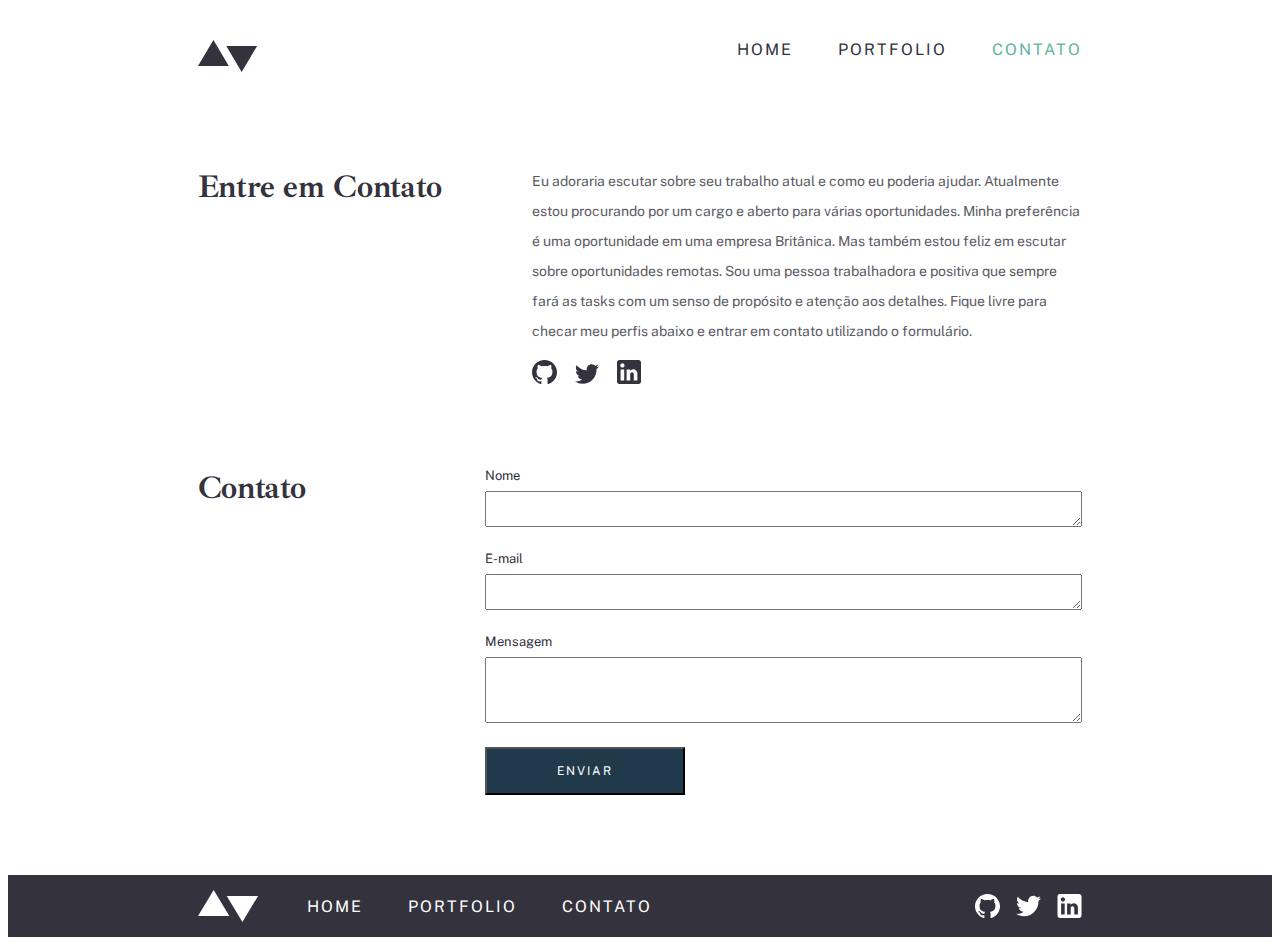
<file: pages/contato/index.html>
<!DOCTYPE html>
<html lang="pt-br">

<head>
    <meta charset="UTF-8">
    <meta name="viewport" content="width=device-width, initial-scale=1.0">
    <title>Contato</title>
    <link rel="preconnect" href="https://fonts.googleapis.com">
    <link rel="preconnect" href="https://fonts.gstatic.com" crossorigin>
    <link href="https://fonts.googleapis.com/css2?family=Public+Sans&display=swap" rel="stylesheet">
    <link href="https://fonts.googleapis.com/css2?family=Ibarra+Real+Nova:wght@700&display=swap" rel="stylesheet">
    <link rel="stylesheet" href="../../css/global.css">
    <link rel="stylesheet" href="style.css">
</head>

<body>
    <header>
        <img src="../../assets/logo-dark.svg" alt="Logo escuro">
        <div class="links-header">
            <nav>
                <a id="home" href="../home/index.html">HOME</a>
                <a id="portfolio" href="../portfolio/index.html">PORTFOLIO</a>
                <a id="contato" href="../contato/index.html">CONTATO</a>
            </nav>
        </div>
    </header>

    <section class="entre-em-contato">
        <h1>Entre em Contato</h1>
        <div class="texto-contato">
            <p>Eu adoraria escutar sobre seu trabalho atual e como eu poderia ajudar. Atualmente estou procurando por um
                cargo e aberto para várias oportunidades. Minha preferência é uma oportunidade em uma empresa Britânica.
                Mas
                também estou feliz em escutar sobre oportunidades remotas. Sou uma pessoa trabalhadora e positiva que
                sempre
                fará as tasks com um senso de propósito e atenção aos detalhes. Fique livre para checar meu perfis
                abaixo e
                entrar em contato utilizando o formulário.</p>
            <div class="icones-contato">
                <img src="../../assets/icons/github-dark.svg" alt="Logo GitHub escuro">
                <img src="../../assets/icons/twitter-dark.svg" alt="Logo Twitter escuro">
                <img src="../../assets/icons/linkedin-dark.svg" alt="Logo LinkedIn escuro">
            </div>
        </div>
    </section>

    <section class="contato">
        <h1>Contato</h1>
        <div class="formulario">
            <label for="nome">Nome</label>
            <textarea name="nome" id="nome" cols="72" rows="2"></textarea>
            <label for="email">E-mail</label>
            <textarea name="email" id="email" cols="72" rows="2"></textarea>
            <label for="mensagem">Mensagem</label>
            <textarea name="mensagem" id="mensagem" cols="72" rows="4"></textarea>
            <button>Enviar</button>
        </div>
    </section>

    <footer>
        <div class="container-footer">
            <div class="links-footer">
                <img src="../../assets/logo-light.svg" alt="Logo claro">
                <nav>
                    <a href="../home/index.html">HOME</a>
                    <a href="../portfolio/index.html">PORTFOLIO</a>
                    <a href="../contato/index.html">CONTATO</a>
                </nav>
            </div>
            <div class="icones-footer">
                <img src="../../assets/icons/github-light.svg" alt="Logo GitHub claro">
                <img src="../../assets/icons/twitter-light.svg" alt="Logo Twitter claro">
                <img src="../../assets/icons/linkedin-light.svg" alt="Logo LinkedIn claro">
            </div>
        </div>
    </footer>
</body>

</html>
</file>
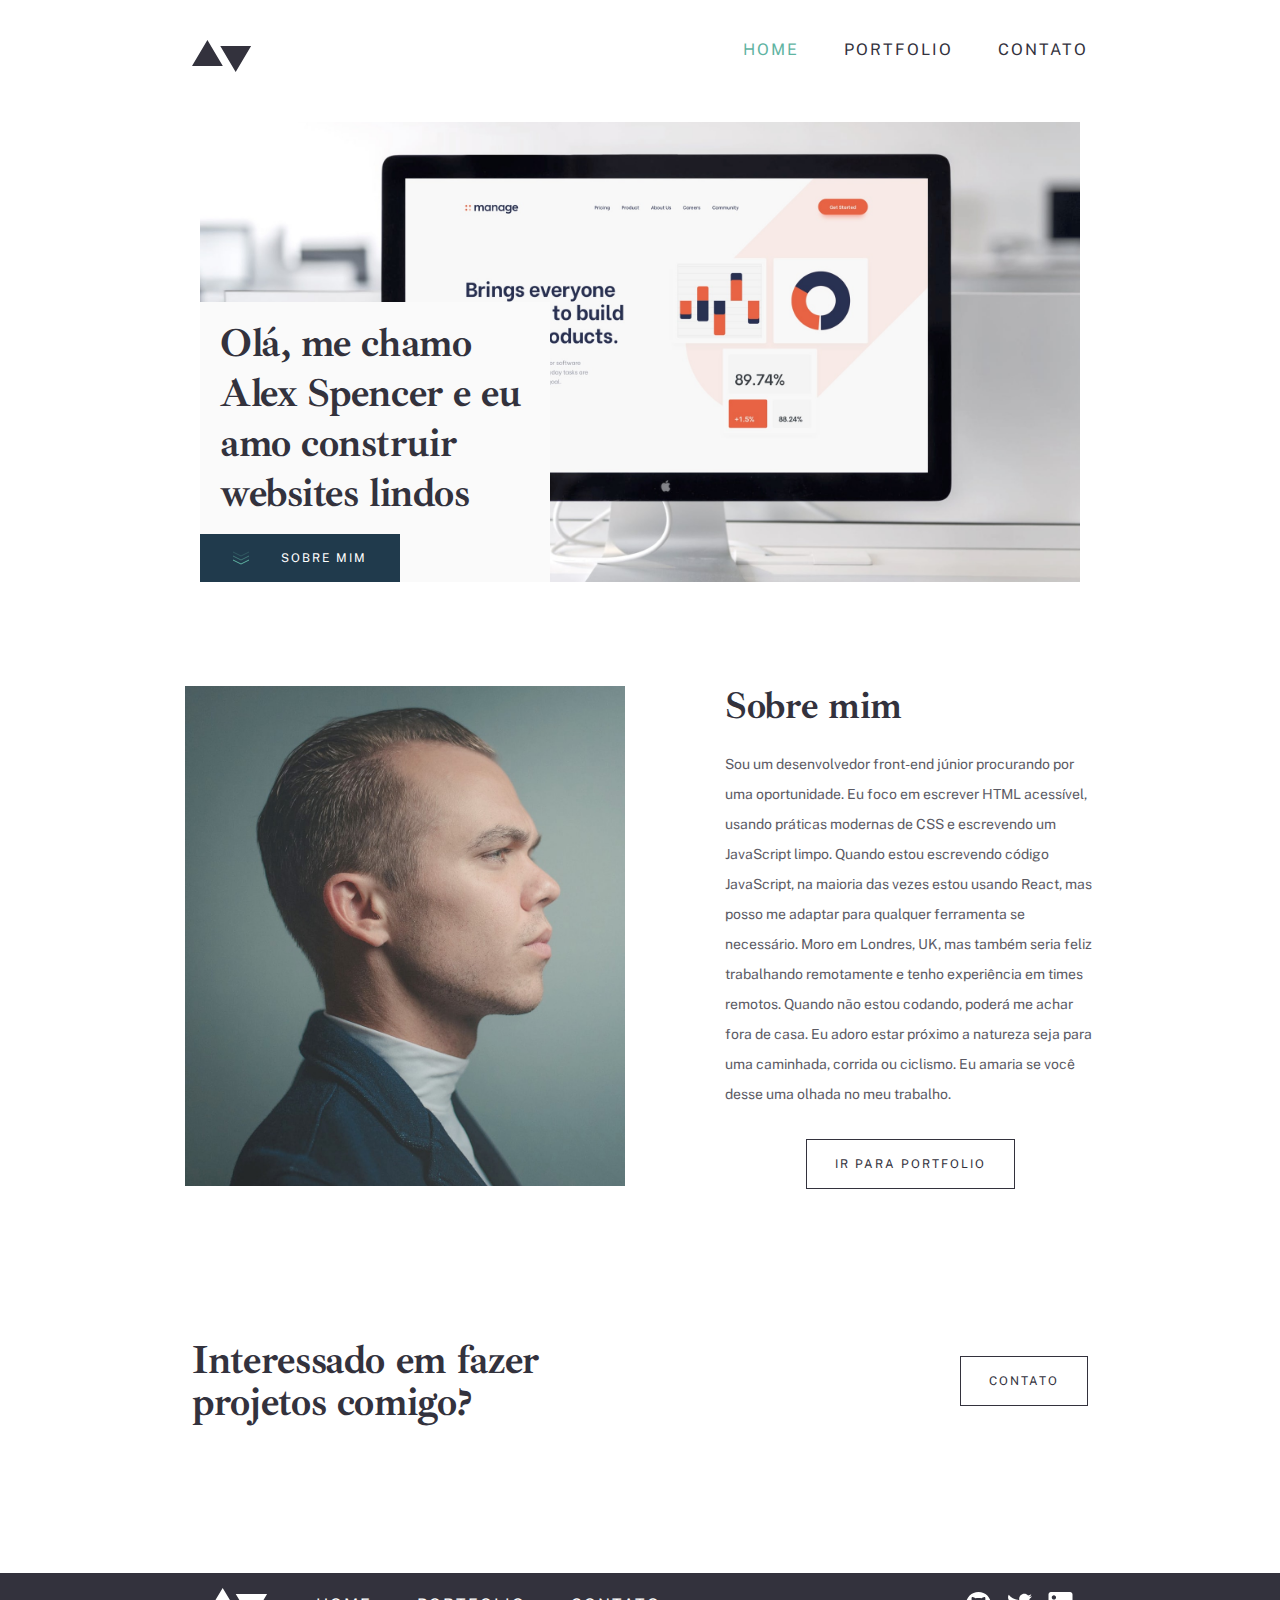
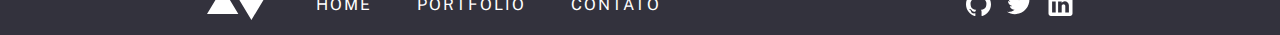
<file: pages/home/index.html>
<!DOCTYPE html>
<html lang="pt-br">

<head>
    <meta charset="UTF-8">
    <meta name="viewport" content="width=device-width, initial-scale=1.0">
    <title>Home</title>
    <link rel="preconnect" href="https://fonts.googleapis.com">
    <link rel="preconnect" href="https://fonts.gstatic.com" crossorigin>
    <link href="https://fonts.googleapis.com/css2?family=Public+Sans&display=swap" rel="stylesheet">
    <link href="https://fonts.googleapis.com/css2?family=Ibarra+Real+Nova:wght@700&display=swap" rel="stylesheet">
    <link rel="stylesheet" href="../../css/global.css">
    <link rel="stylesheet" href="style.css">
</head>

<body>
    <header>
        <img src="../../assets/logo-dark.svg" alt="Logo escuro">
        <div class="links-header">
            <nav>
                <a id="home" href="../home/index.html">HOME</a>
                <a id="portfolio" href="../portfolio/index.html">PORTFOLIO</a>
                <a id="contato" href="../contato/index.html">CONTATO</a>
            </nav>
        </div>
    </header>

    <section class="hero">
        <div class="container-hero">
            <h1>Olá, me chamo Alex Spencer e eu amo construir websites lindos</h1>
            <div class="link-hero">
                <img src="../../assets/icons/down-arrows.svg" alt="Seta para sessão abaixo">
                <a href="#sobre">Sobre mim</a>
            </div>
        </div>
    </section>

    <section class="sobre" id="sobre">
        <img src="../../assets/home/image-homepage-profile.jpg" alt="Foto de perfil">
        <div class="sobre-mim">
            <h1>Sobre mim</h1>
            <p>Sou um desenvolvedor front-end júnior procurando por uma oportunidade. Eu foco em escrever HTML
                acessível,
                usando práticas modernas de CSS e escrevendo um JavaScript limpo. Quando estou escrevendo código
                JavaScript,
                na maioria das vezes estou usando React, mas posso me adaptar para qualquer ferramenta se necessário.
                Moro
                em Londres, UK, mas também seria feliz trabalhando remotamente e tenho experiência em times remotos.
                Quando
                não estou codando, poderá me achar fora de casa. Eu adoro estar próximo a natureza seja para uma
                caminhada,
                corrida ou ciclismo. Eu amaria se você desse uma olhada no meu trabalho.</p>
            <div class="link-sobre">
                <a href="../portfolio/index.html">Ir para portfolio</a>
            </div>
        </div>
    </section>

    <section class="contato">
        <h1>Interessado em fazer projetos comigo?</h1>
        <a href="../contato/index.html">Contato</a>
    </section>

    <footer>
        <div class="container-footer">
            <div class="links-footer">
                <img src="../../assets/logo-light.svg" alt="Logo claro">
                <nav>
                    <a href="../home/index.html">HOME</a>
                    <a href="../portfolio/index.html">PORTFOLIO</a>
                    <a href="../contato/index.html">CONTATO</a>
                </nav>
            </div>
            <div class="icones-footer">
                <img src="../../assets/icons/github-light.svg" alt="Logo GitHub claro">
                <img src="../../assets/icons/twitter-light.svg" alt="Logo Twitter claro">
                <img src="../../assets/icons/linkedin-light.svg" alt="Logo LinkedIn claro">
            </div>
        </div>
    </footer>
</body>

</html>
</file>
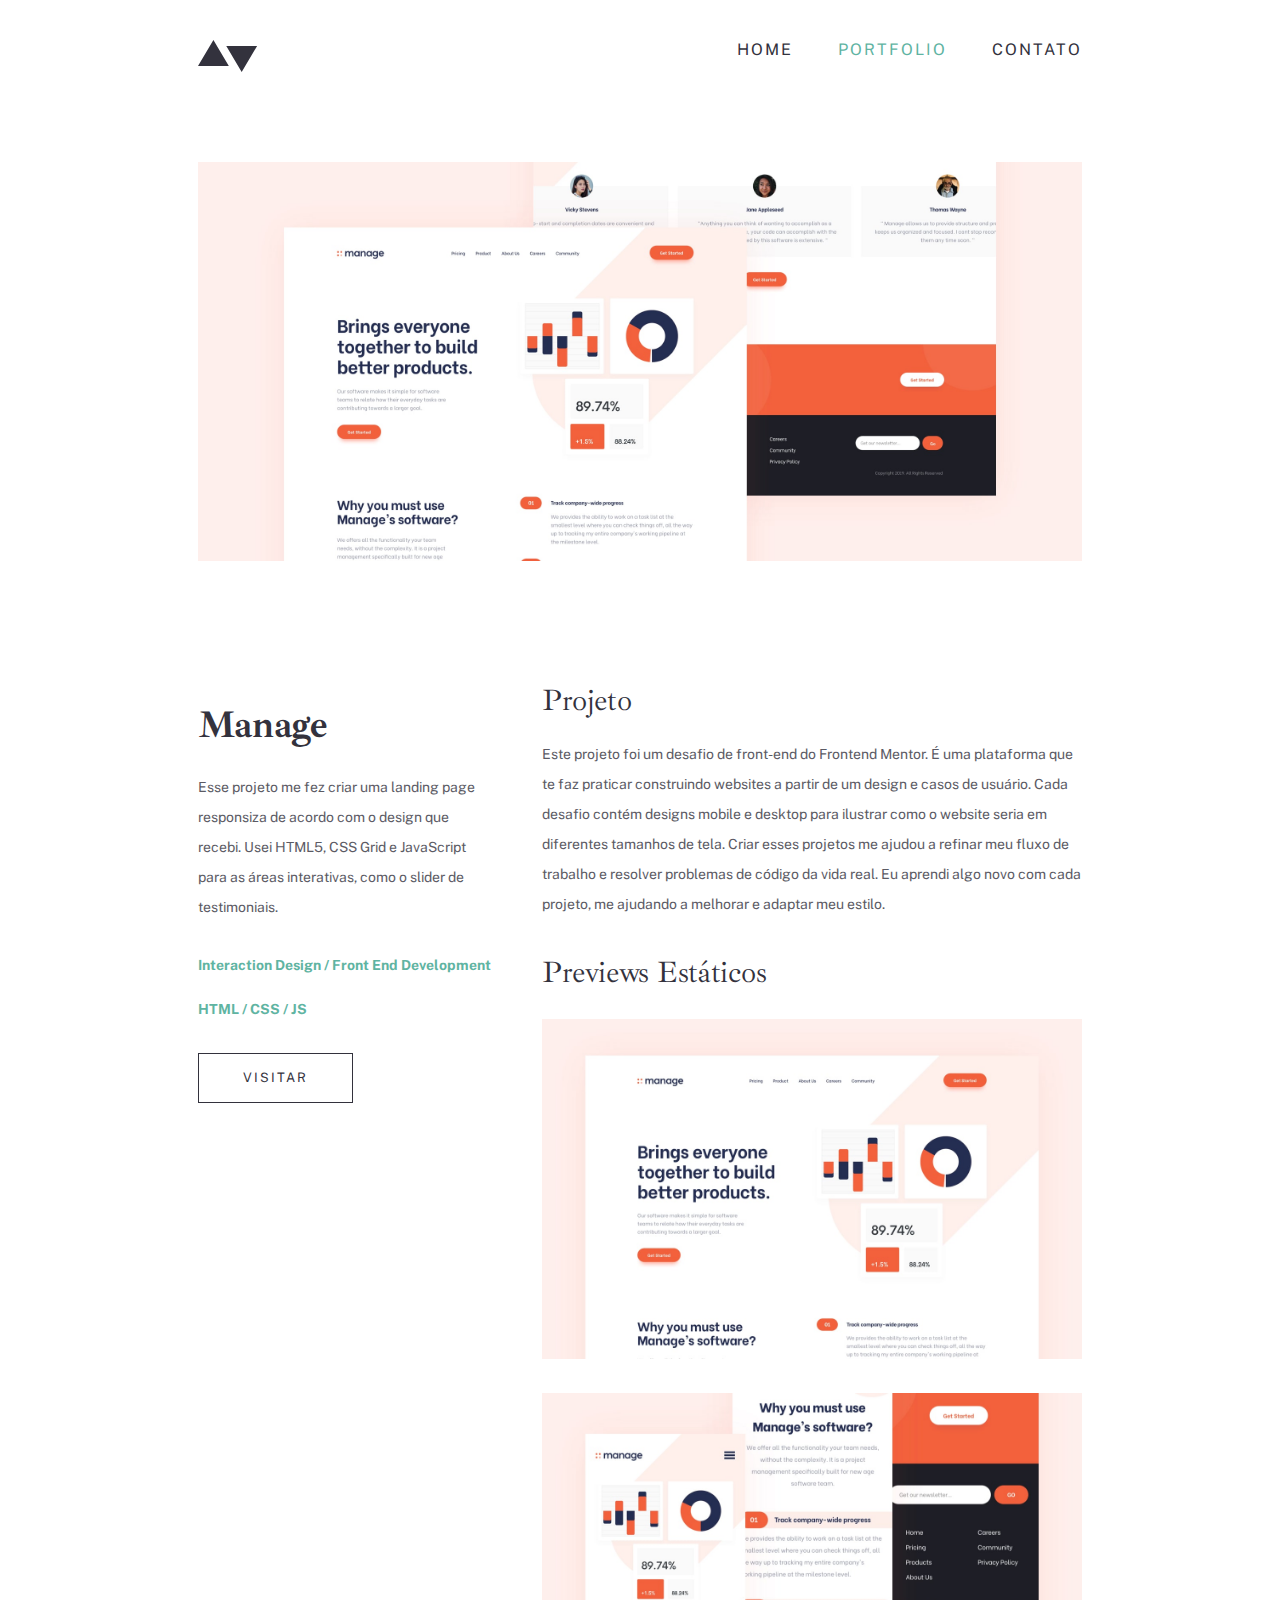
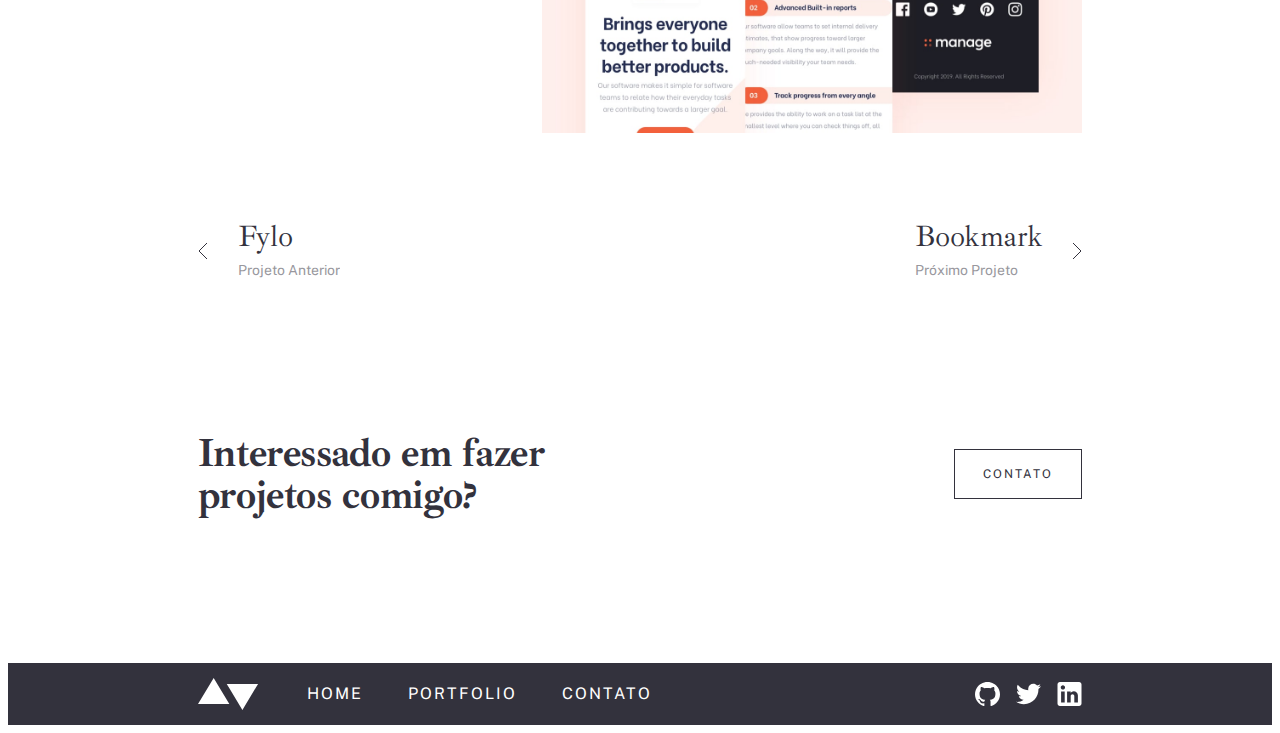
<file: pages/portfolio-01-manage/index.html>
<!DOCTYPE html>
<html lang="pt-br">

<head>
    <meta charset="UTF-8">
    <meta name="viewport" content="width=device-width, initial-scale=1.0">
    <title>Manage</title>
    <link rel="preconnect" href="https://fonts.googleapis.com">
    <link rel="preconnect" href="https://fonts.gstatic.com" crossorigin>
    <link href="https://fonts.googleapis.com/css2?family=Public+Sans&display=swap" rel="stylesheet">
    <link href="https://fonts.googleapis.com/css2?family=Ibarra+Real+Nova:wght@700&display=swap" rel="stylesheet">
    <link rel="stylesheet" href="../../css/global.css">
    <link rel="stylesheet" href="style.css">
</head>

<body>
    <header>
        <img src="../../assets/logo-dark.svg" alt="Logo escuro">
        <div class="links-header">
            <nav>
                <a id="home" href="../home/index.html">HOME</a>
                <a id="portfolio" href="../portfolio/index.html">PORTFOLIO</a>
                <a id="contato" href="../contato/index.html">CONTATO</a>
            </nav>
        </div>
    </header>

    <section class="hero">
        <img src="../../assets/portfolio/manage/image-manage-hero.jpg" alt="Projeto Manage">
    </section>

    <section class="previews">
        <div class="texto-manage">
            <h1>Manage</h1>
            <p>Esse projeto me fez criar uma landing page responsiza de acordo com o design que recebi. Usei HTML5, CSS
                Grid e JavaScript para as áreas interativas, como o slider de testimoniais.</p>
            <div class="links-texto-manage">
                <p>Interaction Design / Front End Development</p>
                <p>HTML / CSS / JS</p>
            </div>
            <a href="#">Visitar</a>
        </div>
        <div class="projeto">
            <div class="texto-projeto">
                <h1>Projeto</h1>
                <p>Este projeto foi um desafio de front-end do Frontend Mentor. É uma plataforma que te faz praticar
                    construindo websites a partir de um design e casos de usuário. Cada desafio contém designs mobile e
                    desktop para ilustrar como o website seria em diferentes tamanhos de tela. Criar esses projetos me
                    ajudou a refinar meu fluxo de trabalho e resolver problemas de código da vida real. Eu aprendi algo
                    novo com cada projeto, me ajudando a melhorar e adaptar meu estilo.</p>
            </div>
            <div class="imagens-previews">
                <h1>Previews Estáticos</h1>
                <img src="../../assets/portfolio/manage/image-manage-preview-1.jpg" alt="Imagem Preview 1">
                <img src="../../assets/portfolio/manage/image-manage-preview-2.jpg" alt="Imagem Preview 2">
            </div>
        </div>
    </section>

    <section class="links-paginas">
        <a href="../portfolio-04-fylo/index.html" class="link-pagina-anterior">
            <img src="../../assets/icons/arrow-left.svg" alt="Seta para página anterior">
            <div class="texto-pagina-anterior">
                <h1 id="pagina-anterior">Fylo</h1>
                <label for="pagina-anterior">Projeto Anterior</label>
            </div>
        </a>
        <a href="../portfolio-02-bookmark/index.html" class="link-pagina-posterior">
            <div class="texto-pagina-posterior">
                <h1 id="pagina-posterior">Bookmark</h1>
                <label for="pagina-posterior">Próximo Projeto</label>
            </div>
            <img src="../../assets/icons/arrow-right.svg" alt="Seta para página posterior">
        </a>
    </section>

    <section class="contato">
        <h1>Interessado em fazer projetos comigo?</h1>
        <a href="../contato/index.html">Contato</a>
    </section>

    <footer>
        <div class="container-footer">
            <div class="links-footer">
                <img src="../../assets/logo-light.svg" alt="Logo claro">
                <nav>
                    <a href="../home/index.html">HOME</a>
                    <a href="../portfolio/index.html">PORTFOLIO</a>
                    <a href="../contato/index.html">CONTATO</a>
                </nav>
            </div>
            <div class="icones-footer">
                <img src="../../assets/icons/github-light.svg" alt="Logo GitHub claro">
                <img src="../../assets/icons/twitter-light.svg" alt="Logo Twitter claro">
                <img src="../../assets/icons/linkedin-light.svg" alt="Logo LinkedIn claro">
            </div>
        </div>
    </footer>
</body>

</html>
</file>
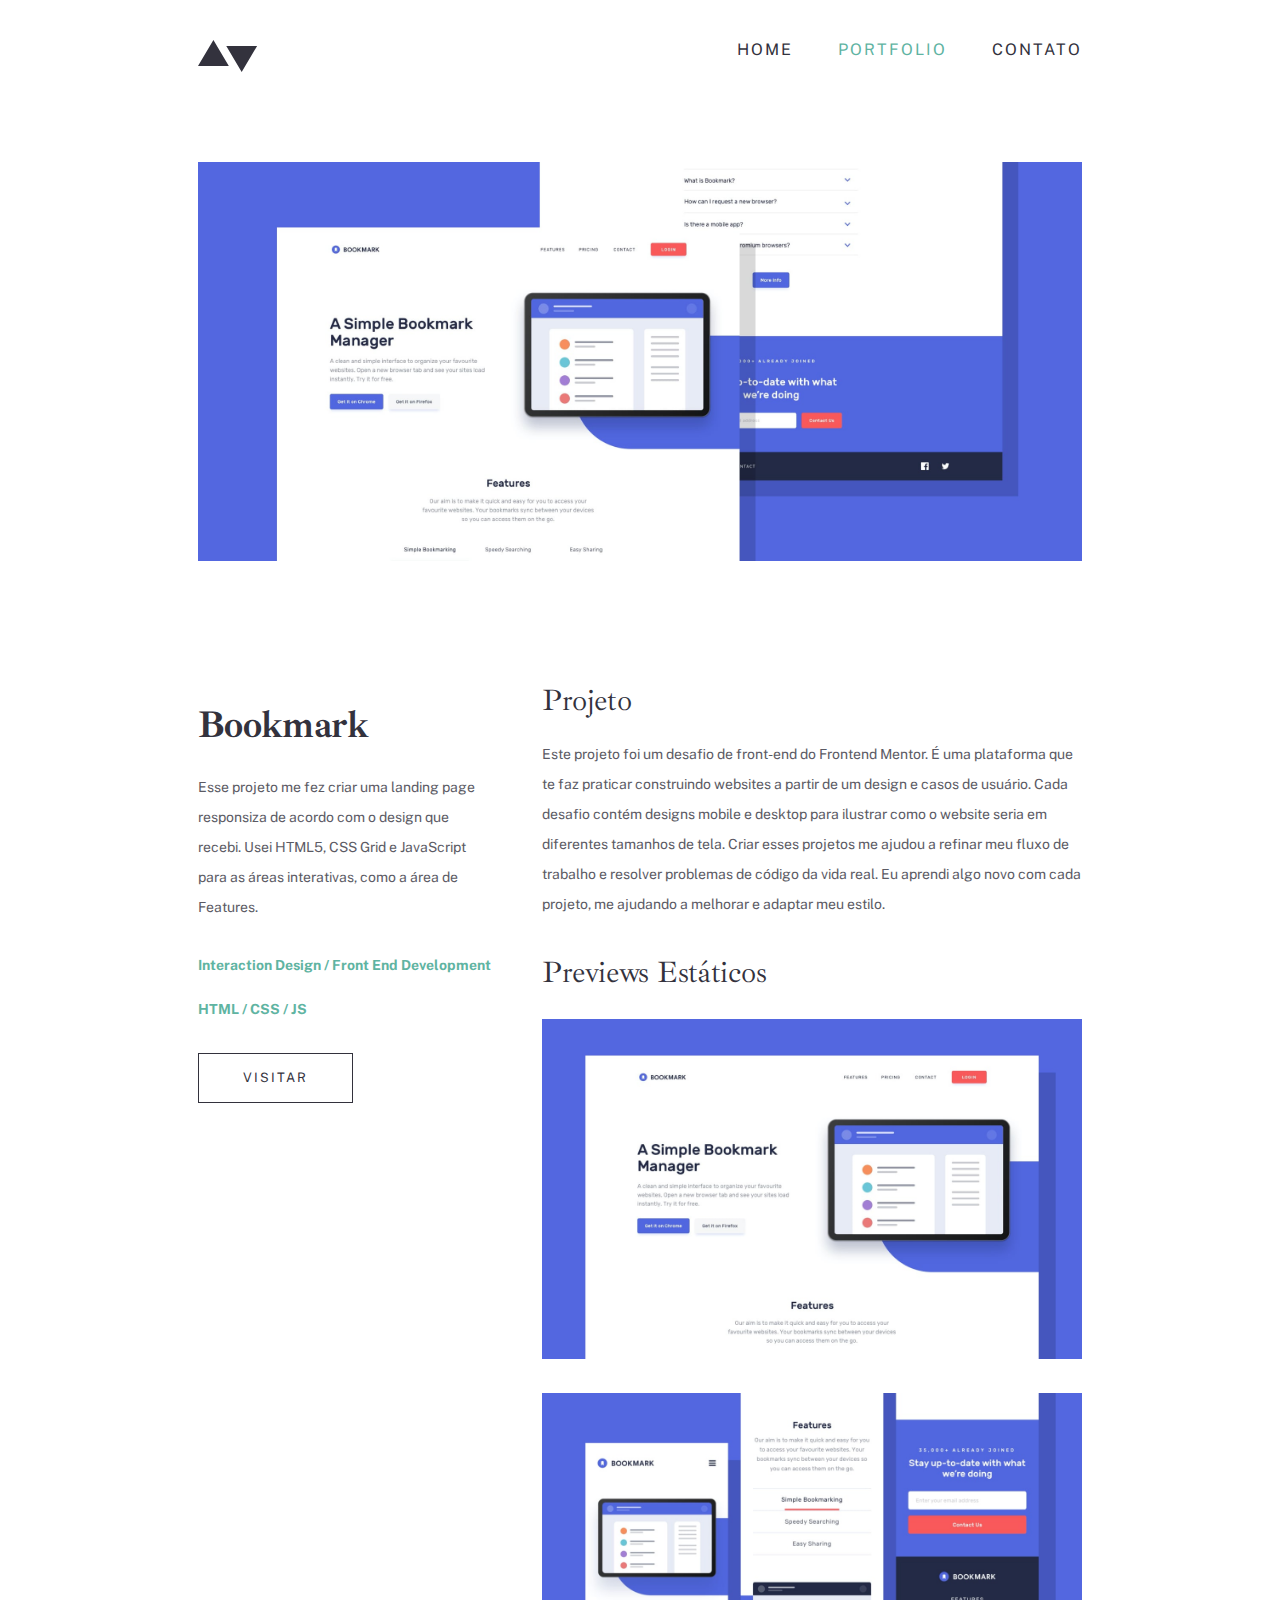
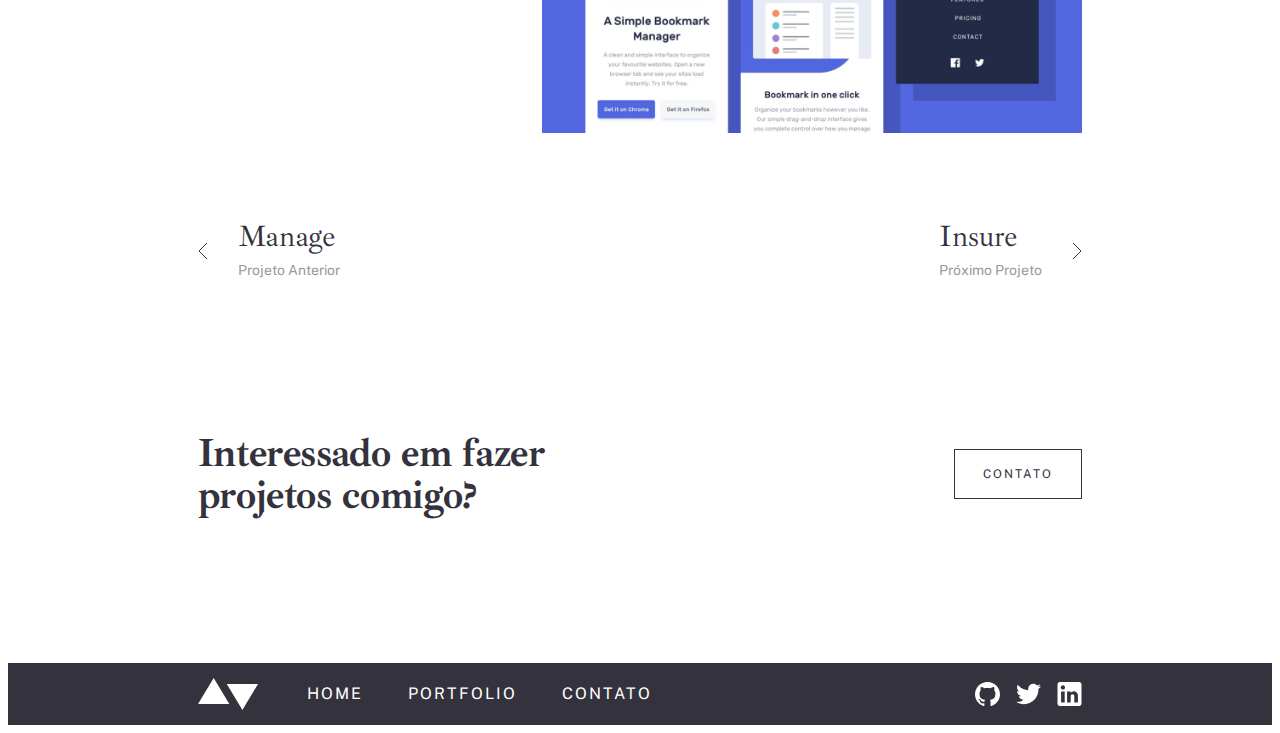
<file: pages/portfolio-02-bookmark/index.html>
<!DOCTYPE html>
<html lang="pt-br">

<head>
    <meta charset="UTF-8">
    <meta name="viewport" content="width=device-width, initial-scale=1.0">
    <title>Bookmark</title>
    <link rel="preconnect" href="https://fonts.googleapis.com">
    <link rel="preconnect" href="https://fonts.gstatic.com" crossorigin>
    <link href="https://fonts.googleapis.com/css2?family=Public+Sans&display=swap" rel="stylesheet">
    <link href="https://fonts.googleapis.com/css2?family=Ibarra+Real+Nova:wght@700&display=swap" rel="stylesheet">
    <link rel="stylesheet" href="../../css/global.css">
    <link rel="stylesheet" href="style.css">
</head>

<body>
    <header>
        <img src="../../assets/logo-dark.svg" alt="Logo escuro">
        <div class="links-header">
            <nav>
                <a id="home" href="../home/index.html">HOME</a>
                <a id="portfolio" href="../portfolio/index.html">PORTFOLIO</a>
                <a id="contato" href="../contato/index.html">CONTATO</a>
            </nav>
        </div>
    </header>

    <section class="hero">
        <img src="../../assets/portfolio/bookmark/image-bookmark-hero.jpg" alt="Projeto Bookmark">
    </section>

    <section class="previews">
        <div class="texto-bookmark">
            <h1>Bookmark</h1>
            <p>Esse projeto me fez criar uma landing page responsiza de acordo com o design que recebi. Usei HTML5, CSS
                Grid e JavaScript para as áreas interativas, como a área de Features.</p>
            <div class="links-texto-bookmark">
                <p>Interaction Design / Front End Development</p>
                <p>HTML / CSS / JS</p>
            </div>
            <a href="#">Visitar</a>
        </div>
        <div class="projeto">
            <div class="texto-projeto">
                <h1>Projeto</h1>
                <p>Este projeto foi um desafio de front-end do Frontend Mentor. É uma plataforma que te faz praticar
                    construindo websites a partir de um design e casos de usuário. Cada desafio contém designs mobile e
                    desktop para ilustrar como o website seria em diferentes tamanhos de tela. Criar esses projetos me
                    ajudou a refinar meu fluxo de trabalho e resolver problemas de código da vida real. Eu aprendi algo
                    novo com cada projeto, me ajudando a melhorar e adaptar meu estilo.</p>
            </div>
            <div class="imagens-previews">
                <h1>Previews Estáticos</h1>
                <img src="../../assets/portfolio/bookmark/image-bookmark-preview-1.jpg" alt="Imagem Preview 1">
                <img src="../../assets/portfolio/bookmark/image-bookmark-preview-2.jpg" alt="Imagem Preview 2">
            </div>
        </div>
    </section>

    <section class="links-paginas">
        <a href="../portfolio-01-manage/index.html" class="link-pagina-anterior">
            <img src="../../assets/icons/arrow-left.svg" alt="Seta para página anterior">
            <div class="texto-pagina-anterior">
                <h1 id="pagina-anterior">Manage</h1>
                <label for="pagina-anterior">Projeto Anterior</label>
            </div>
        </a>
        <a href="../portfolio-03-insure/index.html" class="link-pagina-posterior">
            <div class="texto-pagina-posterior">
                <h1 id="pagina-posterior">Insure</h1>
                <label for="pagina-posterior">Próximo Projeto</label>
            </div>
            <img src="../../assets/icons/arrow-right.svg" alt="Seta para página posterior">
        </a>
    </section>

    <section class="contato">
        <h1>Interessado em fazer projetos comigo?</h1>
        <a href="../contato/index.html">Contato</a>
    </section>

    <footer>
        <div class="container-footer">
            <div class="links-footer">
                <img src="../../assets/logo-light.svg" alt="Logo claro">
                <nav>
                    <a href="../home/index.html">HOME</a>
                    <a href="../portfolio/index.html">PORTFOLIO</a>
                    <a href="../contato/index.html">CONTATO</a>
                </nav>
            </div>
            <div class="icones-footer">
                <img src="../../assets/icons/github-light.svg" alt="Logo GitHub claro">
                <img src="../../assets/icons/twitter-light.svg" alt="Logo Twitter claro">
                <img src="../../assets/icons/linkedin-light.svg" alt="Logo LinkedIn claro">
            </div>
        </div>
    </footer>
</body>

</html>
</file>
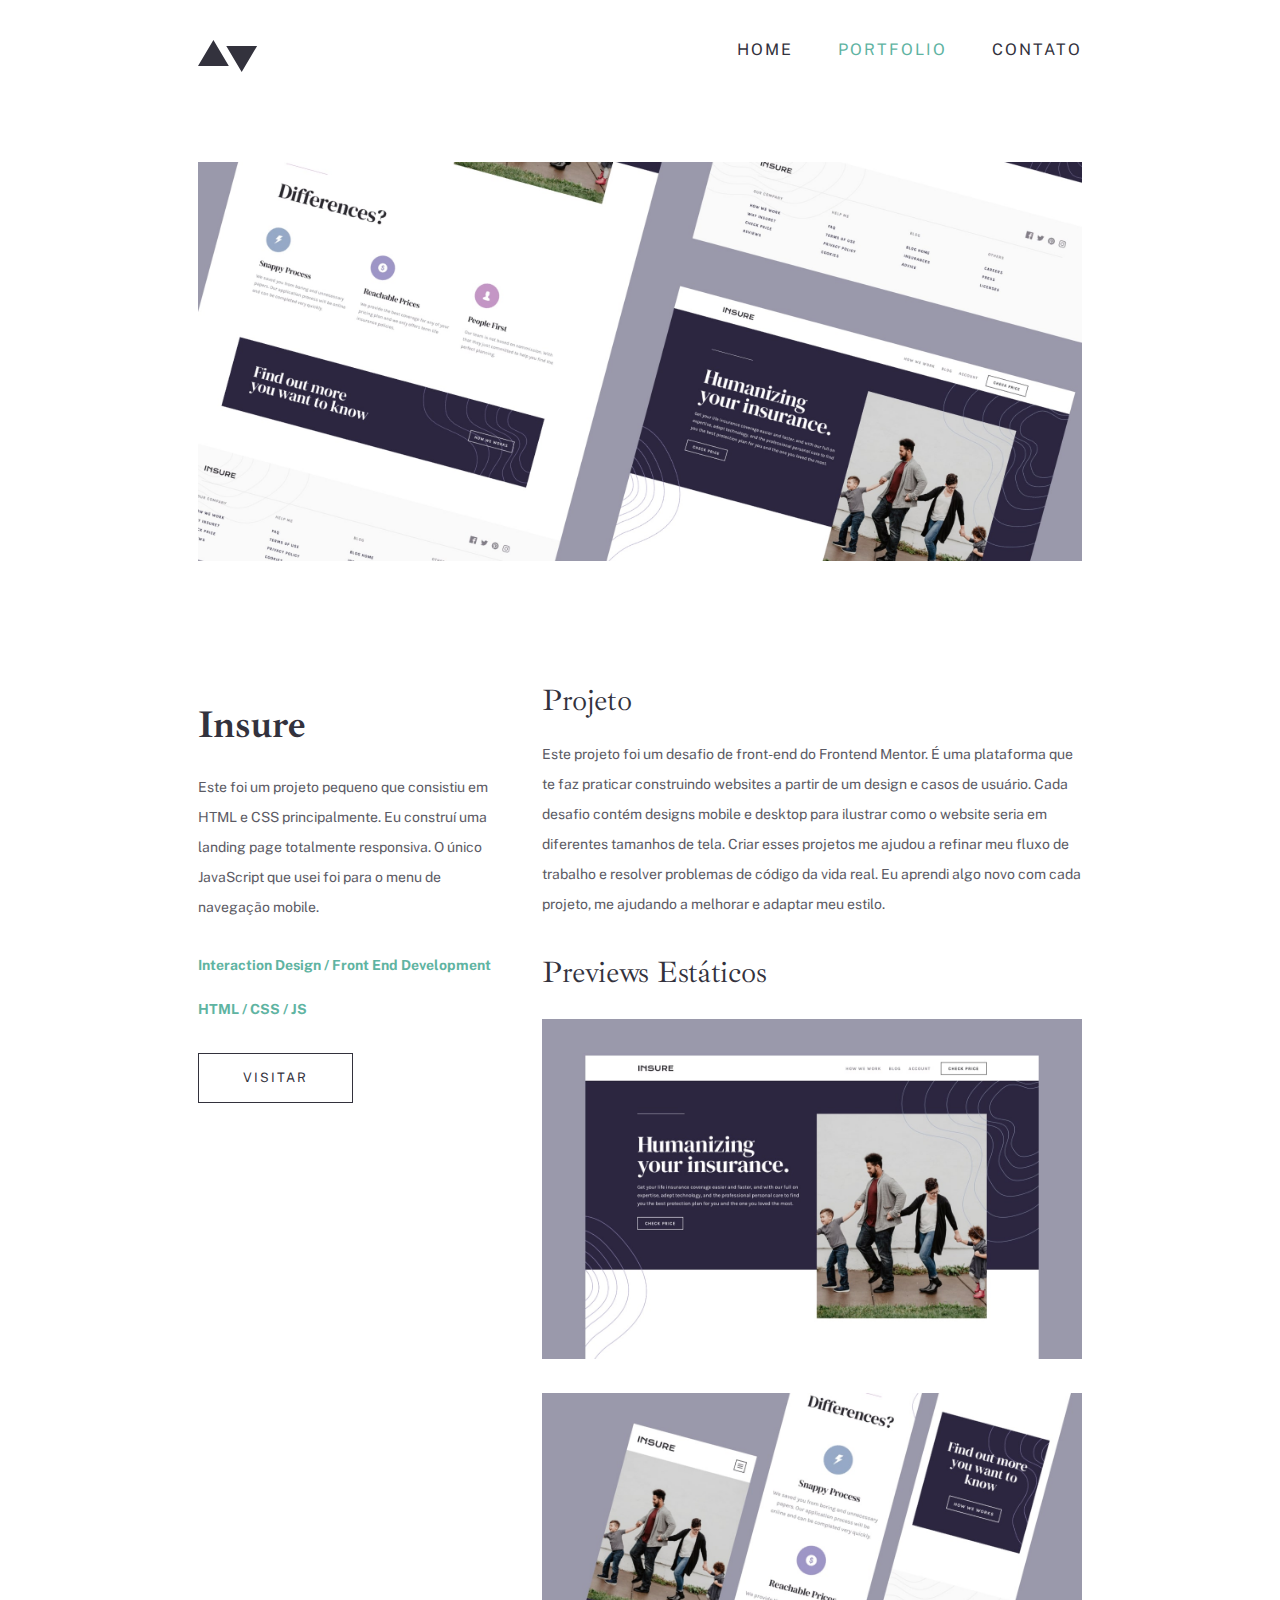
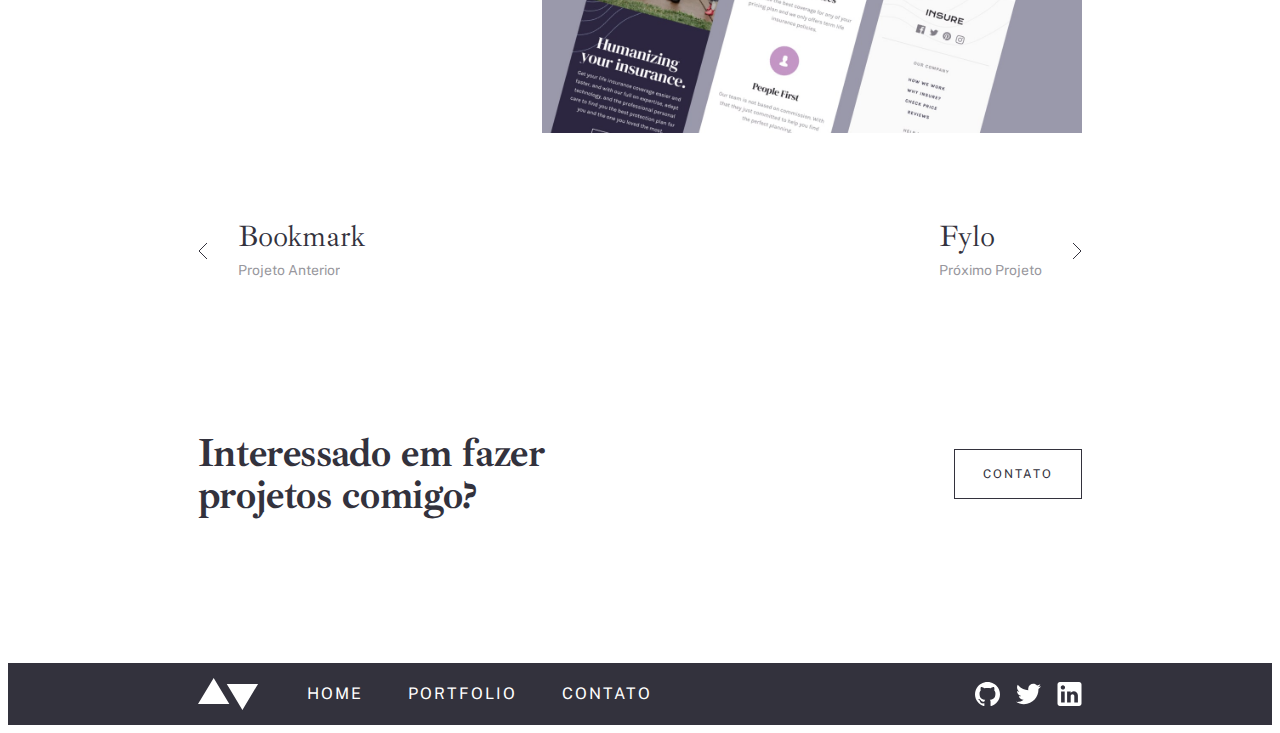
<file: pages/portfolio-03-insure/index.html>
<!DOCTYPE html>
<html lang="pt-br">

<head>
    <meta charset="UTF-8">
    <meta name="viewport" content="width=device-width, initial-scale=1.0">
    <title>Insure</title>
    <link rel="preconnect" href="https://fonts.googleapis.com">
    <link rel="preconnect" href="https://fonts.gstatic.com" crossorigin>
    <link href="https://fonts.googleapis.com/css2?family=Public+Sans&display=swap" rel="stylesheet">
    <link href="https://fonts.googleapis.com/css2?family=Ibarra+Real+Nova:wght@700&display=swap" rel="stylesheet">
    <link rel="stylesheet" href="../../css/global.css">
    <link rel="stylesheet" href="style.css">
</head>

<body>
    <header>
        <img src="../../assets/logo-dark.svg" alt="Logo escuro">
        <div class="links-header">
            <nav>
                <a id="home" href="../home/index.html">HOME</a>
                <a id="portfolio" href="../portfolio/index.html">PORTFOLIO</a>
                <a id="contato" href="../contato/index.html">CONTATO</a>
            </nav>
        </div>
    </header>

    <section class="hero">
        <img src="../../assets/portfolio/insure/image-insure-hero.jpg" alt="Projeto Insure">
    </section>

    <section class="previews">
        <div class="texto-insure">
            <h1>Insure</h1>
            <p>Este foi um projeto pequeno que consistiu em HTML e CSS principalmente. Eu construí uma landing page
                totalmente responsiva. O único JavaScript que usei foi para o menu de navegação mobile.</p>
            <div class="links-texto-insure">
                <p>Interaction Design / Front End Development</p>
                <p>HTML / CSS / JS</p>
            </div>
            <a href="#">Visitar</a>
        </div>
        <div class="projeto">
            <div class="texto-projeto">
                <h1>Projeto</h1>
                <p>Este projeto foi um desafio de front-end do Frontend Mentor. É uma plataforma que te faz praticar
                    construindo websites a partir de um design e casos de usuário. Cada desafio contém designs mobile e
                    desktop para ilustrar como o website seria em diferentes tamanhos de tela. Criar esses projetos me
                    ajudou a refinar meu fluxo de trabalho e resolver problemas de código da vida real. Eu aprendi algo
                    novo com cada projeto, me ajudando a melhorar e adaptar meu estilo.</p>
            </div>
            <div class="imagens-previews">
                <h1>Previews Estáticos</h1>
                <img src="../../assets/portfolio/insure/image-insure-preview-1.jpg" alt="Imagem Preview 1">
                <img src="../../assets/portfolio/insure/image-insure-preview-2.jpg" alt="Imagem Preview 2">
            </div>
        </div>
    </section>

    <section class="links-paginas">
        <a href="../portfolio-02-bookmark/index.html" class="link-pagina-anterior">
            <img src="../../assets/icons/arrow-left.svg" alt="Seta para página anterior">
            <div class="texto-pagina-anterior">
                <h1 id="pagina-anterior">Bookmark</h1>
                <label for="pagina-anterior">Projeto Anterior</label>
            </div>
        </a>
        <a href="../portfolio-04-fylo/index.html" class="link-pagina-posterior">
            <div class="texto-pagina-posterior">
                <h1 id="pagina-posterior">Fylo</h1>
                <label for="pagina-posterior">Próximo Projeto</label>
            </div>
            <img src="../../assets/icons/arrow-right.svg" alt="Seta para página posterior">
        </a>
    </section>

    <section class="contato">
        <h1>Interessado em fazer projetos comigo?</h1>
        <a href="../contato/index.html">Contato</a>
    </section>

    <footer>
        <div class="container-footer">
            <div class="links-footer">
                <img src="../../assets/logo-light.svg" alt="Logo claro">
                <nav>
                    <a href="../home/index.html">HOME</a>
                    <a href="../portfolio/index.html">PORTFOLIO</a>
                    <a href="../contato/index.html">CONTATO</a>
                </nav>
            </div>
            <div class="icones-footer">
                <img src="../../assets/icons/github-light.svg" alt="Logo GitHub claro">
                <img src="../../assets/icons/twitter-light.svg" alt="Logo Twitter claro">
                <img src="../../assets/icons/linkedin-light.svg" alt="Logo LinkedIn claro">
            </div>
        </div>
    </footer>
</body>

</html>
</file>
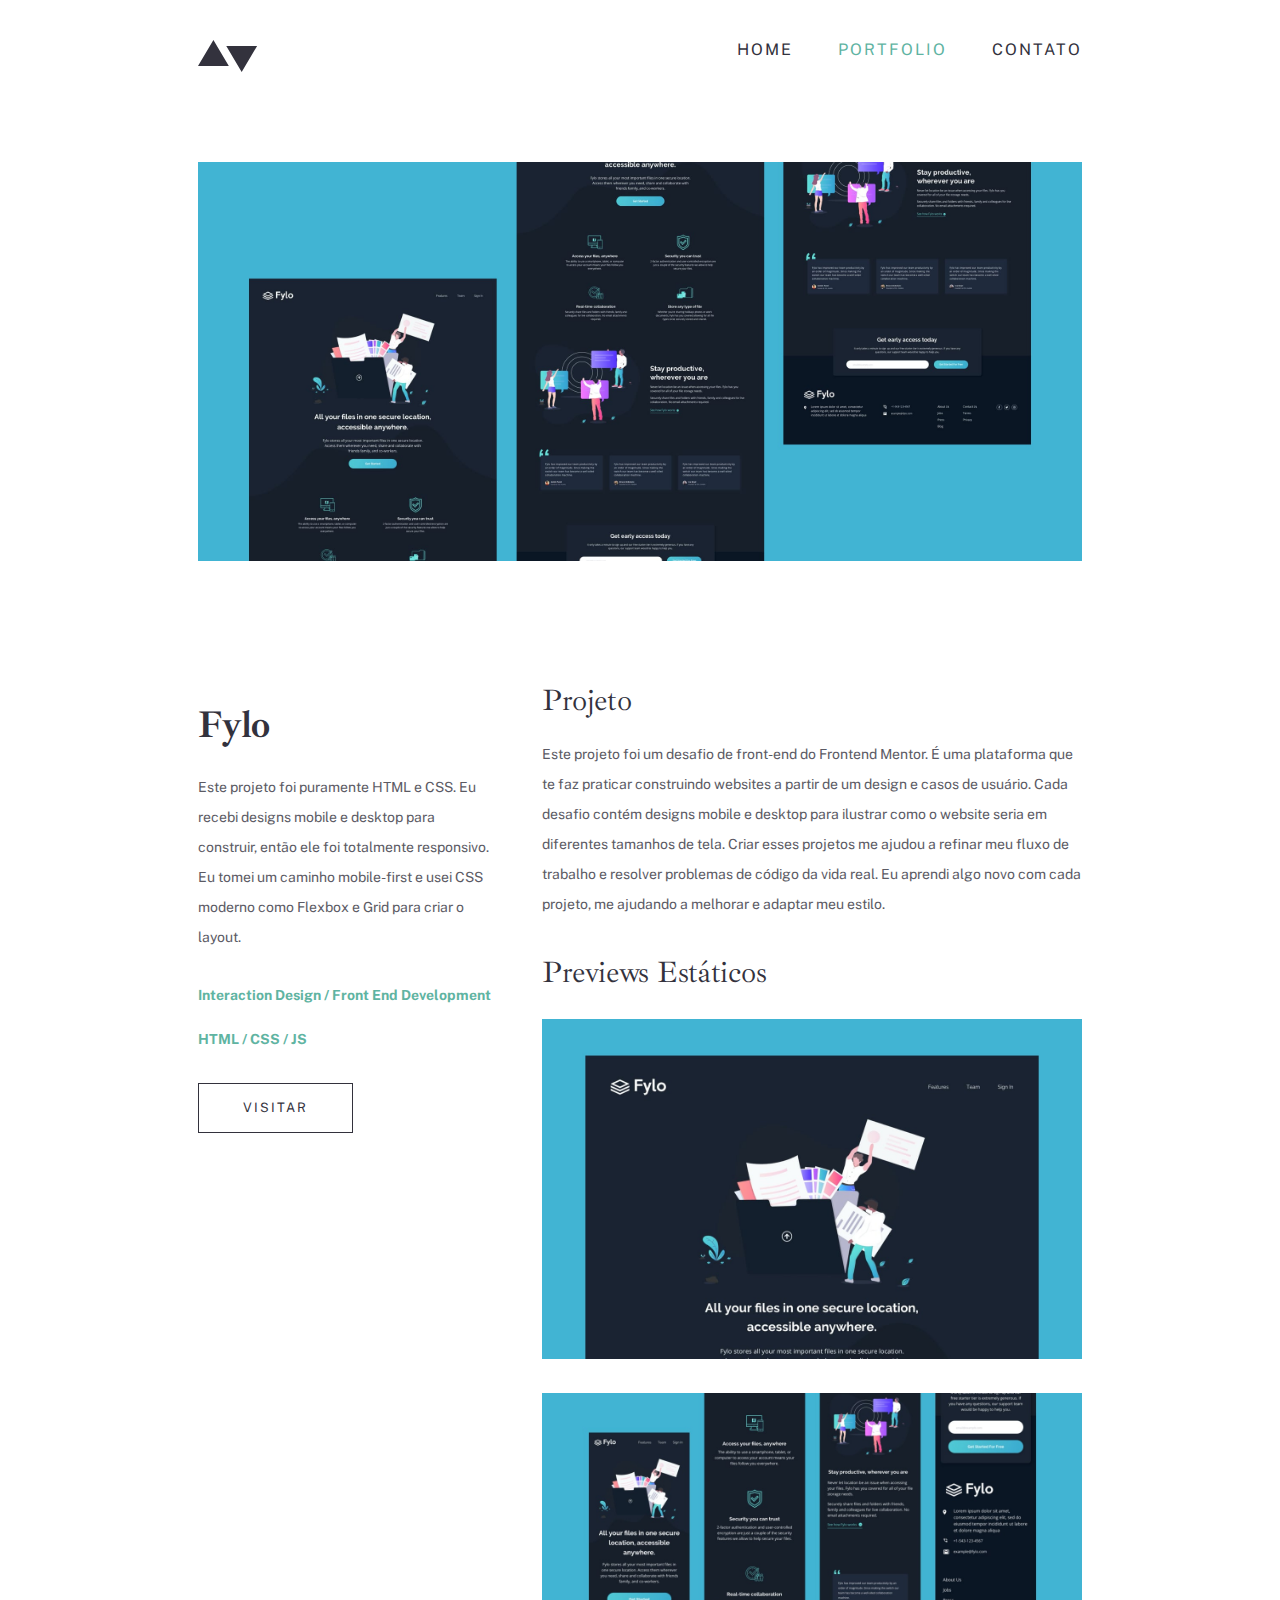
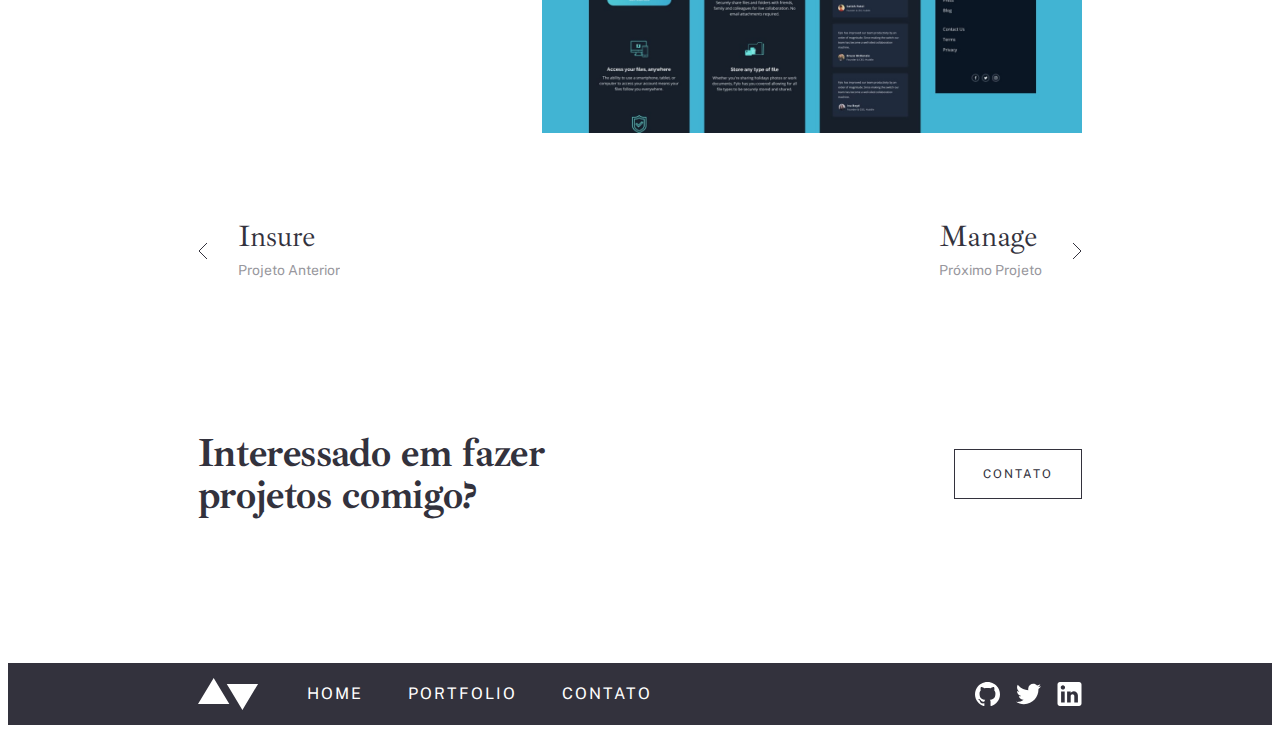
<file: pages/portfolio-04-fylo/index.html>
<!DOCTYPE html>
<html lang="pt-br">

<head>
    <meta charset="UTF-8">
    <meta name="viewport" content="width=device-width, initial-scale=1.0">
    <title>Fylo</title>
    <link rel="preconnect" href="https://fonts.googleapis.com">
    <link rel="preconnect" href="https://fonts.gstatic.com" crossorigin>
    <link href="https://fonts.googleapis.com/css2?family=Public+Sans&display=swap" rel="stylesheet">
    <link href="https://fonts.googleapis.com/css2?family=Ibarra+Real+Nova:wght@700&display=swap" rel="stylesheet">
    <link rel="stylesheet" href="../../css/global.css">
    <link rel="stylesheet" href="style.css">
</head>

<body>
    <header>
        <img src="../../assets/logo-dark.svg" alt="Logo escuro">
        <div class="links-header">
            <nav>
                <a id="home" href="../home/index.html">HOME</a>
                <a id="portfolio" href="../portfolio/index.html">PORTFOLIO</a>
                <a id="contato" href="../contato/index.html">CONTATO</a>
            </nav>
        </div>
    </header>

    <section class="hero">
        <img src="../../assets/portfolio/fylo/image-fylo-hero.jpg" alt="Projeto Fylo">
    </section>

    <section class="previews">
        <div class="texto-fylo">
            <h1>Fylo</h1>
            <p>Este projeto foi puramente HTML e CSS. Eu recebi designs mobile e desktop para construir, então ele foi
                totalmente responsivo. Eu tomei um caminho mobile-first e usei CSS moderno como Flexbox e Grid para
                criar o layout.</p>
            <div class="links-texto-fylo">
                <p>Interaction Design / Front End Development</p>
                <p>HTML / CSS / JS</p>
            </div>
            <a href="#">Visitar</a>
        </div>
        <div class="projeto">
            <div class="texto-projeto">
                <h1>Projeto</h1>
                <p>Este projeto foi um desafio de front-end do Frontend Mentor. É uma plataforma que te faz praticar
                    construindo websites a partir de um design e casos de usuário. Cada desafio contém designs mobile e
                    desktop para ilustrar como o website seria em diferentes tamanhos de tela. Criar esses projetos me
                    ajudou a refinar meu fluxo de trabalho e resolver problemas de código da vida real. Eu aprendi algo
                    novo com cada projeto, me ajudando a melhorar e adaptar meu estilo.</p>
            </div>
            <div class="imagens-previews">
                <h1>Previews Estáticos</h1>
                <img src="../../assets/portfolio/fylo/image-fylo-preview-1.jpg" alt="Imagem Preview 1">
                <img src="../../assets/portfolio/fylo/image-fylo-preview-2.jpg" alt="Imagem Preview 2">
            </div>
        </div>
    </section>

    <section class="links-paginas">
        <a href="../portfolio-03-insure/index.html" class="link-pagina-anterior">
            <img src="../../assets/icons/arrow-left.svg" alt="Seta para página anterior">
            <div class="texto-pagina-anterior">
                <h1 id="pagina-anterior">Insure</h1>
                <label for="pagina-anterior">Projeto Anterior</label>
            </div>
        </a>
        <a href="../portfolio-01-manage/index.html" class="link-pagina-posterior">
            <div class="texto-pagina-posterior">
                <h1 id="pagina-posterior">Manage</h1>
                <label for="pagina-posterior">Próximo Projeto</label>
            </div>
            <img src="../../assets/icons/arrow-right.svg" alt="Seta para página posterior">
        </a>
    </section>

    <section class="contato">
        <h1>Interessado em fazer projetos comigo?</h1>
        <a href="../contato/index.html">Contato</a>
    </section>

    <footer>
        <div class="container-footer">
            <div class="links-footer">
                <img src="../../assets/logo-light.svg" alt="Logo claro">
                <nav>
                    <a href="../home/index.html">HOME</a>
                    <a href="../portfolio/index.html">PORTFOLIO</a>
                    <a href="../contato/index.html">CONTATO</a>
                </nav>
            </div>
            <div class="icones-footer">
                <img src="../../assets/icons/github-light.svg" alt="Logo GitHub claro">
                <img src="../../assets/icons/twitter-light.svg" alt="Logo Twitter claro">
                <img src="../../assets/icons/linkedin-light.svg" alt="Logo LinkedIn claro">
            </div>
        </div>
    </footer>
</body>

</html>
</file>
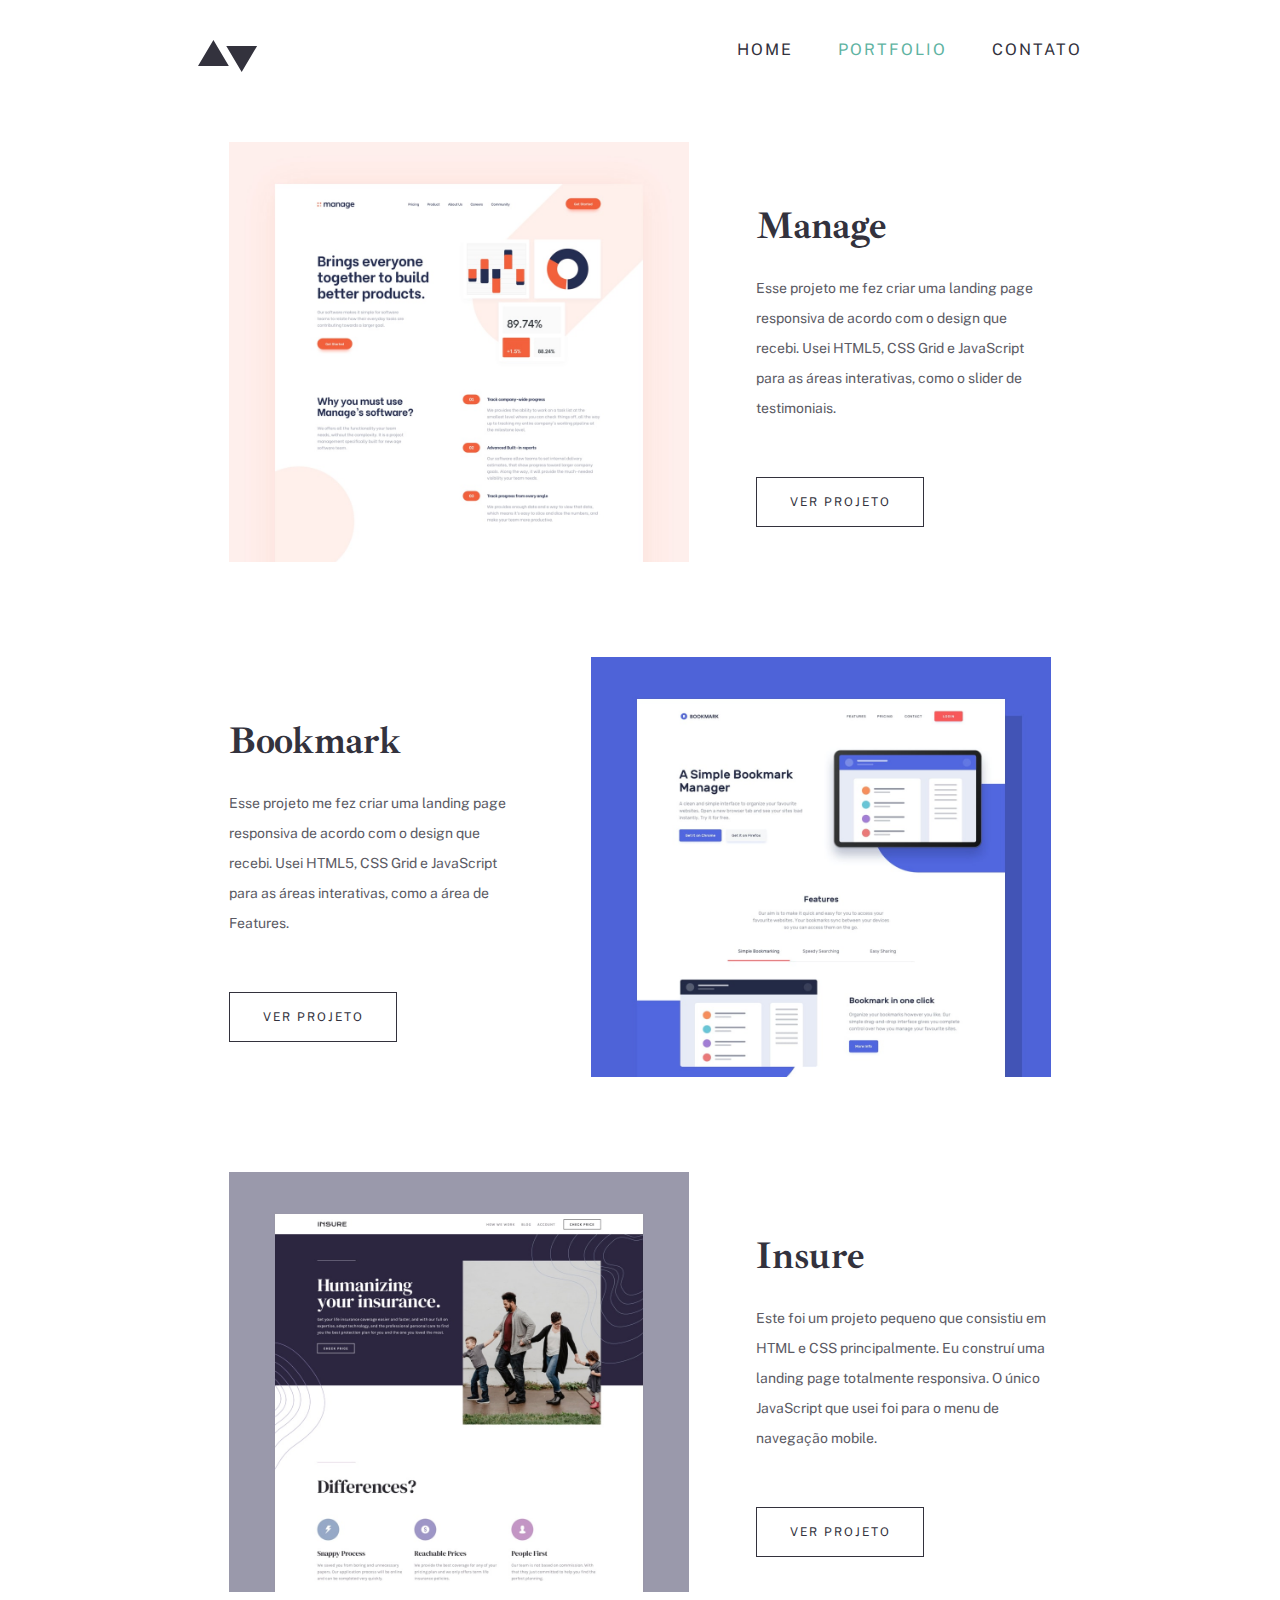
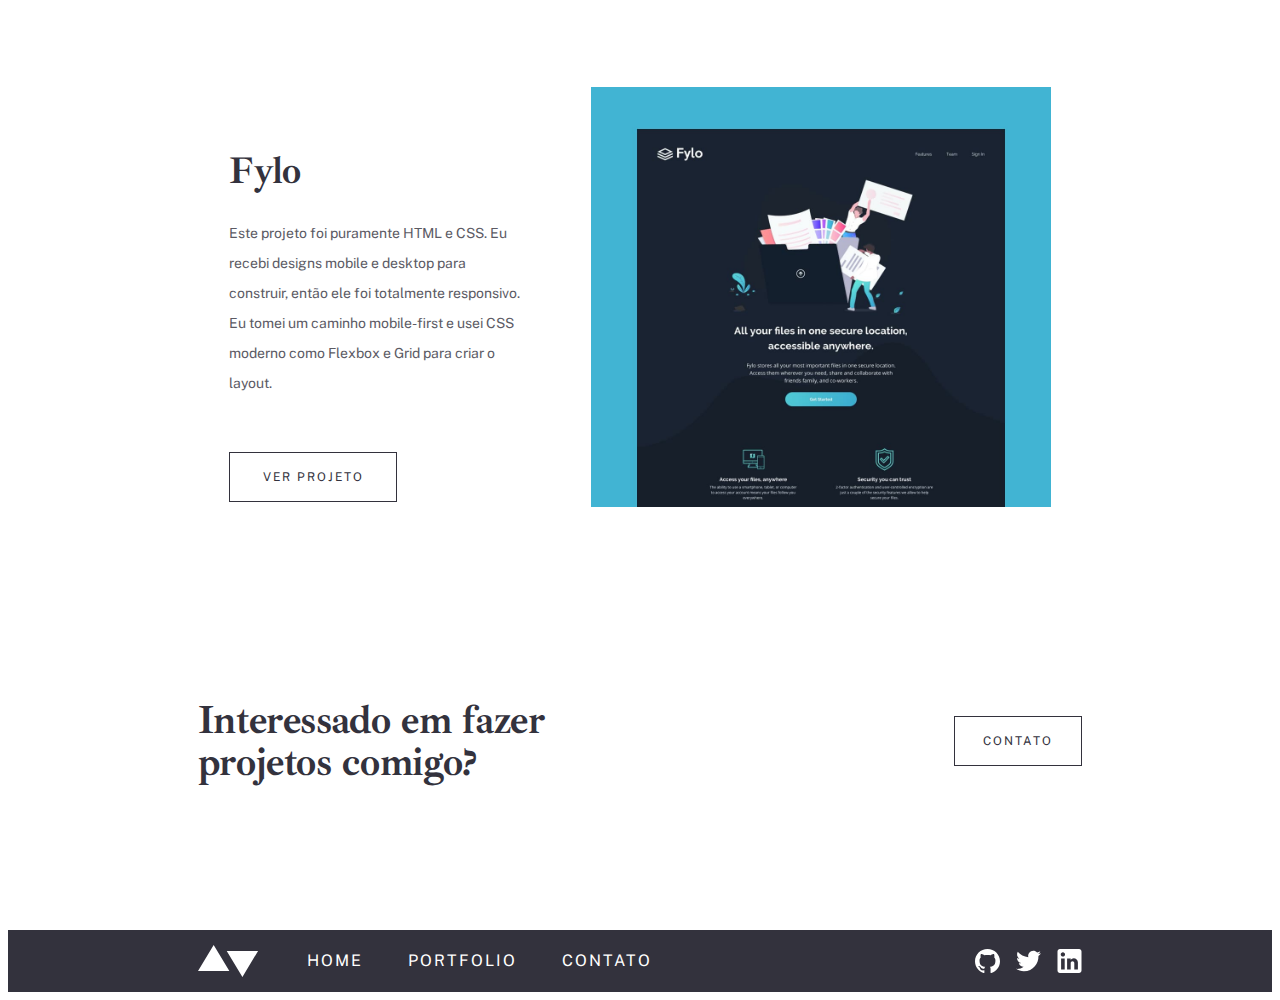
<file: pages/portfolio/index.html>
<!DOCTYPE html>
<html lang="pt-br">

<head>
    <meta charset="UTF-8">
    <meta name="viewport" content="width=device-width, initial-scale=1.0">
    <title>Portfólio</title>
    <link rel="preconnect" href="https://fonts.googleapis.com">
    <link rel="preconnect" href="https://fonts.gstatic.com" crossorigin>
    <link href="https://fonts.googleapis.com/css2?family=Public+Sans&display=swap" rel="stylesheet">
    <link href="https://fonts.googleapis.com/css2?family=Ibarra+Real+Nova:wght@700&display=swap" rel="stylesheet">
    <link rel="stylesheet" href="../../css/global.css">
    <link rel="stylesheet" href="style.css">
</head>

<body>
    <header>
        <img src="../../assets/logo-dark.svg" alt="Logo escuro">
        <div class="links-header">
            <nav>
                <a id="home" href="../home/index.html">HOME</a>
                <a id="portfolio" href="../portfolio/index.html">PORTFOLIO</a>
                <a id="contato" href="../contato/index.html">CONTATO</a>
            </nav>
        </div>
    </header>

    <section class="manage">
        <img src="../../assets/portfolio/manage/image-portfolio-manage.jpg" alt="Primeiro projeto">
        <div class="texto-manage">
            <h1>Manage</h1>
            <p>Esse projeto me fez criar uma landing page responsiva de acordo com o design que recebi. Usei HTML5, CSS
                Grid e JavaScript para as áreas interativas, como o slider de testimoniais.</p>
            <a href="../portfolio-01-manage/index.html">Ver projeto</a>
        </div>
    </section>

    <section class="bookmark">
        <div class="texto-bookmark">
            <h1>Bookmark</h1>
            <p>Esse projeto me fez criar uma landing page responsiva de acordo com o design que recebi. Usei HTML5, CSS
                Grid e JavaScript para as áreas interativas, como a área de Features.</p>
            <a href="../portfolio-02-bookmark/index.html">Ver projeto</a>
        </div>
        <img src="../../assets/portfolio/bookmark/image-portfolio-bookmark.jpg" alt="Segundo projeto">
    </section>

    <section class="insure">
        <img src="../../assets/portfolio/insure/image-portfolio-insure.jpg" alt="Terceiro projeto">
        <div class="texto-insure">
            <h1>Insure</h1>
            <p>Este foi um projeto pequeno que consistiu em HTML e CSS principalmente. Eu construí uma landing page
                totalmente responsiva. O único JavaScript que usei foi para o menu de navegação mobile.</p>
            <a href="../portfolio-03-insure/index.html">Ver projeto</a>
        </div>
    </section>

    <section class="fylo">
        <div class="texto-fylo">
            <h1>Fylo</h1>
            <p>Este projeto foi puramente HTML e CSS. Eu recebi designs mobile e desktop para construir, então ele foi
                totalmente responsivo. Eu tomei um caminho mobile-first e usei CSS moderno como Flexbox e Grid para
                criar o layout.</p>
            <a href="../portfolio-04-fylo/index.html">Ver projeto</a>
        </div>
        <img src="../../assets/portfolio/fylo/image-portfolio-fylo.jpg" alt="Quarto projeto">
    </section>

    <section class="contato">
        <h1>Interessado em fazer projetos comigo?</h1>
        <a href="../contato/index.html">Contato</a>
    </section>

    <footer>
        <div class="container-footer">
            <div class="links-footer">
                <img src="../../assets/logo-light.svg" alt="Logo claro">
                <nav>
                    <a href="../home/index.html">HOME</a>
                    <a href="../portfolio/index.html">PORTFOLIO</a>
                    <a href="../contato/index.html">CONTATO</a>
                </nav>
            </div>
            <div class="icones-footer">
                <img src="../../assets/icons/github-light.svg" alt="Logo GitHub claro">
                <img src="../../assets/icons/twitter-light.svg" alt="Logo Twitter claro">
                <img src="../../assets/icons/linkedin-light.svg" alt="Logo LinkedIn claro">
            </div>
        </div>
    </footer>
</body>

</html>
</file>
<file: css/global.css>
header {
    display: flex;
    justify-content: space-between;
    width: 70%;
    margin: 40px auto 20px auto;
}

header img {
    width: 60px;
    height: 32px;
}

.links-header nav {
    display: flex;
}

.links-header a {
    text-decoration: none;
    font-family: 'Public Sans', sans-serif;
    letter-spacing: 2px;
    color: #33323D;
    margin-left: 45px;
}

footer {
    background-color: #33323D;
}

.container-footer {
    display: flex;
    justify-content: space-between;
    width: 70%;
    margin: 0 auto;
    padding: 15px;
}

.links-footer {
    display: flex;
    align-items: center;
}

.links-footer img {
    margin-right: 48px;
}

.links-footer nav {
    display: flex;
    align-items: center;
}

.links-footer a {
    text-decoration: none;
    font-family: 'Public Sans', sans-serif;
    letter-spacing: 2px;
    color: white;
    margin-right: 45px;
}

.icones-footer {
    display: flex;
    align-items: center;
}

.icones-footer img {
    width: 25px;
    height: 24px;
    margin-left: 16px;
}
</file>
<file: pages/contato/style.css>
#contato {
    color: #5FB4A2;
}

.entre-em-contato {
    display: flex;
    justify-content: space-between;
    width: 70%;
    margin: 80px auto;
}

.entre-em-contato h1 {
    font-family: 'Ibarra Real Nova', serif;
    font-size: 32px;
    letter-spacing: -0.357143px;
    color: #33323D;
    margin-top: 15px;
}

.texto-contato p {
    width: 550px;
    font-family: 'Public Sans', sans-serif;
    font-size: 14px;
    line-height: 30px;
    color: #33323D;
    opacity: 0.8;
}

.icones-contato img {
    margin-right: 14px;
}

.contato {
    display: flex;
    justify-content: space-between;
    width: 70%;
    margin: 80px auto;
}

.contato h1 {
    font-family: 'Ibarra Real Nova', serif;
    font-size: 32px;
    letter-spacing: -0.357143px;
    color: #33323D;
    margin-top: 0;
}

.formulario {
    display: flex;
    flex-direction: column;
}

.formulario label {
    font-family: 'Public Sans', sans-serif;
    font-size: 13px;
    color: #33323D;
    margin-bottom: 8px;
}

.formulario textarea {
    margin-bottom: 24px;
}

.formulario button {
    width: 200px;
    height: 48px;

    color: #FFFFFF;
    font-family: 'Public Sans', sans-serif;
    font-size: 12px;
    letter-spacing: 2px;
    text-transform: uppercase;

    background-color: #203A4C;
    cursor: pointer;
}
</file>
<file: pages/home/style.css>
* {
    box-sizing: border-box;
    margin: 0;
}

#home {
    color: #5FB4A2;
}

.hero {
    display: flex;
    align-items: flex-end;
    background-image: url(../../assets/home/image-homepage-hero.jpg);
    margin: 50px auto;
    width: 880px;
    height: 460px;
    background-position: center;
    background-size: cover;
    background-repeat: no-repeat;
}

.container-hero {
    display: flex;
    flex-direction: column;
    width: 350px;
    height: 280px;
    background-color: #FAFAFA;
}

.container-hero h1 {
    font-family: 'Ibarra Real Nova', serif;
    font-size: 40px;
    line-height: 50px;
    letter-spacing: -0.446429px;
    color: #33323D;
    margin: auto 20px;
}

.link-hero {
    display: flex;
    justify-content: space-evenly;
    align-items: center;
    background-color: #203A4C;
    width: 200px;
    height: 48px;
}

.link-hero a {
    text-decoration: none;
    font-family: 'Public Sans', sans-serif;
    font-size: 12px;
    text-align: center;
    letter-spacing: 2px;
    text-transform: uppercase;
    color: #FFFFFF;
}

.sobre {
    display: flex;
    justify-content: space-between;
    align-items: center;
    margin: 100px 185px;
}

.sobre img {
    width: 440px;
    height: 500px;
}

.sobre-mim {
    display: flex;
    flex-direction: column;
    margin-left: 100px;
}

.sobre-mim h1 {
    font-family: 'Ibarra Real Nova', serif;
    font-size: 38px;
    letter-spacing: -0.357143px;
    color: #33323D;
    margin-bottom: 20px;
}

.sobre-mim p {
    font-family: 'Public Sans', sans-serif;
    font-size: 14px;
    line-height: 30px;
    color: #33323D;
    opacity: 0.8;
    margin-bottom: 20px;
}

.link-sobre {
    display: flex;
    justify-content: center;
}

.link-sobre a {
    text-decoration: none;
    font-family: 'Public Sans', sans-serif;
    font-size: 12px;
    text-align: center;
    letter-spacing: 2px;
    text-transform: uppercase;
    color: #33323D;
    border: 1px solid #33323D;
    padding: 17px 28px;
    margin-top: 10px;
}

.contato {
    display: flex;
    justify-content: space-between;
    align-items: center;
    width: 70%;
    margin: 150px auto;
}

.contato h1 {
    font-family: 'Ibarra Real Nova', serif;
    font-size: 40px;
    line-height: 42px;
    letter-spacing: -0.357143px;
    color: #33323D;
    width: 367px;
}

.contato a {
    text-decoration: none;
    font-family: 'Public Sans', sans-serif;
    font-size: 12px;
    text-align: center;
    letter-spacing: 2px;
    text-transform: uppercase;
    color: #33323D;
    border: 1px solid #33323D;
    padding: 17px 28px;
}
</file>
<file: pages/portfolio-01-manage/style.css>
#portfolio {
    color: #5FB4A2;
}

.hero {
    display: flex;
    align-items: center;
}

.hero img {
    width: 70%;
    margin: 70px auto 50px auto;
}

.previews {
    display: flex;
    justify-content: space-between;
    width: 70%;
    margin: 30px auto;
}

.texto-manage {
    display: flex;
    flex-direction: column;
    width: 23vw;
    margin: 50px 0;
}

.texto-manage h1 {
    font-family: 'Ibarra Real Nova', serif;
    font-size: 38px;
    letter-spacing: -0.357143px;
    color: #33323D;
    margin: 10px 0;
}

.texto-manage p {
    font-family: 'Public Sans', sans-serif;
    font-size: 14px;
    line-height: 30px;
    color: #33323D;
    opacity: 0.8;
}

.links-texto-manage p {
    color: #5FB4A2;
    opacity: 1;
    font-weight: 700;
}

.texto-manage a {
    text-decoration: none;
    font-family: 'Public Sans', sans-serif;
    font-size: 13px;
    line-height: 14px;
    text-align: center;
    letter-spacing: 2px;
    text-transform: uppercase;
    color: #33323D;
    border: 1px solid #33323D;
    padding: 17px 28px;
    margin-top: 15px;
    width: 33%;
}

.projeto {
    display: flex;
    flex-direction: column;
    width: 540px;
    margin: 20px 0;
}

.texto-projeto h1 {
    font-family: 'Ibarra Real Nova', serif;
    font-size: 30px;
    font-weight: 400;
    letter-spacing: -0.285714px;
    color: #33323D;
    margin: 20px 0;
}

.texto-projeto p {
    font-family: 'Public Sans', sans-serif;
    font-size: 14px;
    line-height: 30px;
    color: #33323D;
    opacity: 0.8;
}

.imagens-previews h1 {
    font-family: 'Ibarra Real Nova', serif;
    font-size: 30px;
    font-weight: 400;
    letter-spacing: -0.285714px;
    color: #33323D;
    margin-bottom: 28px;
}

.imagens-previews img {
    width: 540px;
    margin-bottom: 30px;
}

.links-paginas {
    display: flex;
    justify-content: space-between;
    width: 70%;
    margin: 30px auto;
}

.links-paginas a {
    text-decoration: none;
}

.link-pagina-anterior {
    display: flex;
    align-items: center;
}

.texto-pagina-anterior {
    margin-left: 30px;
}

.texto-pagina-anterior h1 {
    font-family: 'Ibarra Real Nova', serif;
    font-size: 30px;
    font-weight: 400;
    letter-spacing: -0.285714px;
    color: #33323D;
    margin: 0;
}

.texto-pagina-anterior label {
    font-family: 'Public Sans', sans-serif;
    font-size: 14px;
    line-height: 30px;
    color: #33323D;
    opacity: 0.5;
}

.link-pagina-posterior {
    display: flex;
    align-items: center;
}

.texto-pagina-posterior {
    margin-right: 30px;
}

.texto-pagina-posterior h1 {
    font-family: 'Ibarra Real Nova', serif;
    font-size: 30px;
    font-weight: 400;
    letter-spacing: -0.285714px;
    color: #33323D;
    margin: 0;
}

.texto-pagina-posterior label {
    font-family: 'Public Sans', sans-serif;
    font-size: 14px;
    line-height: 30px;
    color: #33323D;
    opacity: 0.5;
}

.contato {
    display: flex;
    justify-content: space-between;
    align-items: center;
    width: 70%;
    margin: 120px auto;
}

.contato h1 {
    font-family: 'Ibarra Real Nova', serif;
    font-size: 40px;
    line-height: 42px;
    letter-spacing: -0.357143px;
    color: #33323D;
    width: 367px;
}

.contato a {
    text-decoration: none;
    font-family: 'Public Sans', sans-serif;
    font-size: 12px;
    text-align: center;
    letter-spacing: 2px;
    text-transform: uppercase;
    color: #33323D;
    border: 1px solid #33323D;
    padding: 17px 28px;
}
</file>
<file: pages/portfolio-02-bookmark/style.css>
#portfolio {
    color: #5FB4A2;
}

.hero {
    display: flex;
    align-items: center;
}

.hero img {
    width: 70%;
    margin: 70px auto 50px auto;
}

.previews {
    display: flex;
    justify-content: space-between;
    width: 70%;
    margin: 30px auto;
}

.texto-bookmark {
    display: flex;
    flex-direction: column;
    width: 23vw;
    margin: 50px 0;
}

.texto-bookmark h1 {
    font-family: 'Ibarra Real Nova', serif;
    font-size: 38px;
    letter-spacing: -0.357143px;
    color: #33323D;
    margin: 10px 0;
}

.texto-bookmark p {
    font-family: 'Public Sans', sans-serif;
    font-size: 14px;
    line-height: 30px;
    color: #33323D;
    opacity: 0.8;
}

.links-texto-bookmark p {
    color: #5FB4A2;
    opacity: 1;
    font-weight: 700;
}

.texto-bookmark a {
    text-decoration: none;
    font-family: 'Public Sans', sans-serif;
    font-size: 13px;
    line-height: 14px;
    text-align: center;
    letter-spacing: 2px;
    text-transform: uppercase;
    color: #33323D;
    border: 1px solid #33323D;
    padding: 17px 28px;
    margin-top: 15px;
    width: 33%;
}

.projeto {
    display: flex;
    flex-direction: column;
    width: 540px;
    margin: 20px 0;
}

.texto-projeto h1 {
    font-family: 'Ibarra Real Nova', serif;
    font-size: 30px;
    font-weight: 400;
    letter-spacing: -0.285714px;
    color: #33323D;
    margin: 20px 0;
}

.texto-projeto p {
    font-family: 'Public Sans', sans-serif;
    font-size: 14px;
    line-height: 30px;
    color: #33323D;
    opacity: 0.8;
}

.imagens-previews h1 {
    font-family: 'Ibarra Real Nova', serif;
    font-size: 30px;
    font-weight: 400;
    letter-spacing: -0.285714px;
    color: #33323D;
    margin-bottom: 28px;
}

.imagens-previews img {
    width: 540px;
    margin-bottom: 30px;
}

.links-paginas {
    display: flex;
    justify-content: space-between;
    width: 70%;
    margin: 30px auto;
}

.links-paginas a {
    text-decoration: none;
}

.link-pagina-anterior {
    display: flex;
    align-items: center;
}

.texto-pagina-anterior {
    margin-left: 30px;
}

.texto-pagina-anterior h1 {
    font-family: 'Ibarra Real Nova', serif;
    font-size: 30px;
    font-weight: 400;
    letter-spacing: -0.285714px;
    color: #33323D;
    margin: 0;
}

.texto-pagina-anterior label {
    font-family: 'Public Sans', sans-serif;
    font-size: 14px;
    line-height: 30px;
    color: #33323D;
    opacity: 0.5;
}

.link-pagina-posterior {
    display: flex;
    align-items: center;
}

.texto-pagina-posterior {
    margin-right: 30px;
}

.texto-pagina-posterior h1 {
    font-family: 'Ibarra Real Nova', serif;
    font-size: 30px;
    font-weight: 400;
    letter-spacing: -0.285714px;
    color: #33323D;
    margin: 0;
}

.texto-pagina-posterior label {
    font-family: 'Public Sans', sans-serif;
    font-size: 14px;
    line-height: 30px;
    color: #33323D;
    opacity: 0.5;
}

.contato {
    display: flex;
    justify-content: space-between;
    align-items: center;
    width: 70%;
    margin: 120px auto;
}

.contato h1 {
    font-family: 'Ibarra Real Nova', serif;
    font-size: 40px;
    line-height: 42px;
    letter-spacing: -0.357143px;
    color: #33323D;
    width: 367px;
}

.contato a {
    text-decoration: none;
    font-family: 'Public Sans', sans-serif;
    font-size: 12px;
    text-align: center;
    letter-spacing: 2px;
    text-transform: uppercase;
    color: #33323D;
    border: 1px solid #33323D;
    padding: 17px 28px;
}
</file>
<file: pages/portfolio-03-insure/style.css>
#portfolio {
    color: #5FB4A2;
}

.hero {
    display: flex;
    align-items: center;
}

.hero img {
    width: 70%;
    margin: 70px auto 50px auto;
}

.previews {
    display: flex;
    justify-content: space-between;
    width: 70%;
    margin: 30px auto;
}

.texto-insure {
    display: flex;
    flex-direction: column;
    width: 23vw;
    margin: 50px 0;
}

.texto-insure h1 {
    font-family: 'Ibarra Real Nova', serif;
    font-size: 38px;
    letter-spacing: -0.357143px;
    color: #33323D;
    margin: 10px 0;
}

.texto-insure p {
    font-family: 'Public Sans', sans-serif;
    font-size: 14px;
    line-height: 30px;
    color: #33323D;
    opacity: 0.8;
}

.links-texto-insure p {
    color: #5FB4A2;
    opacity: 1;
    font-weight: 700;
}

.texto-insure a {
    text-decoration: none;
    font-family: 'Public Sans', sans-serif;
    font-size: 13px;
    line-height: 14px;
    text-align: center;
    letter-spacing: 2px;
    text-transform: uppercase;
    color: #33323D;
    border: 1px solid #33323D;
    padding: 17px 28px;
    margin-top: 15px;
    width: 33%;
}

.projeto {
    display: flex;
    flex-direction: column;
    width: 540px;
    margin: 20px 0;
}

.texto-projeto h1 {
    font-family: 'Ibarra Real Nova', serif;
    font-size: 30px;
    font-weight: 400;
    letter-spacing: -0.285714px;
    color: #33323D;
    margin: 20px 0;
}

.texto-projeto p {
    font-family: 'Public Sans', sans-serif;
    font-size: 14px;
    line-height: 30px;
    color: #33323D;
    opacity: 0.8;
}

.imagens-previews h1 {
    font-family: 'Ibarra Real Nova', serif;
    font-size: 30px;
    font-weight: 400;
    letter-spacing: -0.285714px;
    color: #33323D;
    margin-bottom: 28px;
}

.imagens-previews img {
    width: 540px;
    margin-bottom: 30px;
}

.links-paginas {
    display: flex;
    justify-content: space-between;
    width: 70%;
    margin: 30px auto;
}

.links-paginas a {
    text-decoration: none;
}

.link-pagina-anterior {
    display: flex;
    align-items: center;
}

.texto-pagina-anterior {
    margin-left: 30px;
}

.texto-pagina-anterior h1 {
    font-family: 'Ibarra Real Nova', serif;
    font-size: 30px;
    font-weight: 400;
    letter-spacing: -0.285714px;
    color: #33323D;
    margin: 0;
}

.texto-pagina-anterior label {
    font-family: 'Public Sans', sans-serif;
    font-size: 14px;
    line-height: 30px;
    color: #33323D;
    opacity: 0.5;
}

.link-pagina-posterior {
    display: flex;
    align-items: center;
}

.texto-pagina-posterior {
    margin-right: 30px;
}

.texto-pagina-posterior h1 {
    font-family: 'Ibarra Real Nova', serif;
    font-size: 30px;
    font-weight: 400;
    letter-spacing: -0.285714px;
    color: #33323D;
    margin: 0;
}

.texto-pagina-posterior label {
    font-family: 'Public Sans', sans-serif;
    font-size: 14px;
    line-height: 30px;
    color: #33323D;
    opacity: 0.5;
}

.contato {
    display: flex;
    justify-content: space-between;
    align-items: center;
    width: 70%;
    margin: 120px auto;
}

.contato h1 {
    font-family: 'Ibarra Real Nova', serif;
    font-size: 40px;
    line-height: 42px;
    letter-spacing: -0.357143px;
    color: #33323D;
    width: 367px;
}

.contato a {
    text-decoration: none;
    font-family: 'Public Sans', sans-serif;
    font-size: 12px;
    text-align: center;
    letter-spacing: 2px;
    text-transform: uppercase;
    color: #33323D;
    border: 1px solid #33323D;
    padding: 17px 28px;
}
</file>
<file: pages/portfolio-04-fylo/style.css>
#portfolio {
    color: #5FB4A2;
}

.hero {
    display: flex;
    align-items: center;
}

.hero img {
    width: 70%;
    margin: 70px auto 50px auto;
}

.previews {
    display: flex;
    justify-content: space-between;
    width: 70%;
    margin: 30px auto;
}

.texto-fylo {
    display: flex;
    flex-direction: column;
    width: 23vw;
    margin: 50px 0;
}

.texto-fylo h1 {
    font-family: 'Ibarra Real Nova', serif;
    font-size: 38px;
    letter-spacing: -0.357143px;
    color: #33323D;
    margin: 10px 0;
}

.texto-fylo p {
    font-family: 'Public Sans', sans-serif;
    font-size: 14px;
    line-height: 30px;
    color: #33323D;
    opacity: 0.8;
}

.links-texto-fylo p {
    color: #5FB4A2;
    opacity: 1;
    font-weight: 700;
}

.texto-fylo a {
    text-decoration: none;
    font-family: 'Public Sans', sans-serif;
    font-size: 13px;
    line-height: 14px;
    text-align: center;
    letter-spacing: 2px;
    text-transform: uppercase;
    color: #33323D;
    border: 1px solid #33323D;
    padding: 17px 28px;
    margin-top: 15px;
    width: 33%;
}

.projeto {
    display: flex;
    flex-direction: column;
    width: 540px;
    margin: 20px 0;
}

.texto-projeto h1 {
    font-family: 'Ibarra Real Nova', serif;
    font-size: 30px;
    font-weight: 400;
    letter-spacing: -0.285714px;
    color: #33323D;
    margin: 20px 0;
}

.texto-projeto p {
    font-family: 'Public Sans', sans-serif;
    font-size: 14px;
    line-height: 30px;
    color: #33323D;
    opacity: 0.8;
}

.imagens-previews h1 {
    font-family: 'Ibarra Real Nova', serif;
    font-size: 30px;
    font-weight: 400;
    letter-spacing: -0.285714px;
    color: #33323D;
    margin-bottom: 28px;
}

.imagens-previews img {
    width: 540px;
    margin-bottom: 30px;
}

.links-paginas {
    display: flex;
    justify-content: space-between;
    width: 70%;
    margin: 30px auto;
}

.links-paginas a {
    text-decoration: none;
}

.link-pagina-anterior {
    display: flex;
    align-items: center;
}

.texto-pagina-anterior {
    margin-left: 30px;
}

.texto-pagina-anterior h1 {
    font-family: 'Ibarra Real Nova', serif;
    font-size: 30px;
    font-weight: 400;
    letter-spacing: -0.285714px;
    color: #33323D;
    margin: 0;
}

.texto-pagina-anterior label {
    font-family: 'Public Sans', sans-serif;
    font-size: 14px;
    line-height: 30px;
    color: #33323D;
    opacity: 0.5;
}

.link-pagina-posterior {
    display: flex;
    align-items: center;
}

.texto-pagina-posterior {
    margin-right: 30px;
}

.texto-pagina-posterior h1 {
    font-family: 'Ibarra Real Nova', serif;
    font-size: 30px;
    font-weight: 400;
    letter-spacing: -0.285714px;
    color: #33323D;
    margin: 0;
}

.texto-pagina-posterior label {
    font-family: 'Public Sans', sans-serif;
    font-size: 14px;
    line-height: 30px;
    color: #33323D;
    opacity: 0.5;
}

.contato {
    display: flex;
    justify-content: space-between;
    align-items: center;
    width: 70%;
    margin: 120px auto;
}

.contato h1 {
    font-family: 'Ibarra Real Nova', serif;
    font-size: 40px;
    line-height: 42px;
    letter-spacing: -0.357143px;
    color: #33323D;
    width: 367px;
}

.contato a {
    text-decoration: none;
    font-family: 'Public Sans', sans-serif;
    font-size: 12px;
    text-align: center;
    letter-spacing: 2px;
    text-transform: uppercase;
    color: #33323D;
    border: 1px solid #33323D;
    padding: 17px 28px;
}
</file>
<file: pages/portfolio/style.css>
#portfolio {
    color: #5FB4A2;
}

.manage {
    display: flex;
    justify-content: space-between;
    width: 65%;
    margin: 70px auto;
}

.manage img {
    width: 460px;
    height: 420px;
}

.texto-manage {
    display: flex;
    flex-direction: column;
    width: 23vw;
    margin: 50px 0;
}

.texto-manage h1 {
    font-family: 'Ibarra Real Nova', serif;
    font-size: 38px;
    letter-spacing: -0.357143px;
    color: #33323D;
    margin: 10px 0;
}

.texto-manage p {
    font-family: 'Public Sans', sans-serif;
    font-size: 14px;
    line-height: 30px;
    color: #33323D;
    opacity: 0.8;
}

.texto-manage a {
    text-decoration: none;
    font-family: 'Public Sans', sans-serif;
    font-size: 12px;
    text-align: center;
    letter-spacing: 2px;
    text-transform: uppercase;
    color: #33323D;
    border: 1px solid #33323D;
    padding: 17px 28px;
    margin-top: 40px;
    width: 110px;
}

.bookmark {
    display: flex;
    justify-content: space-between;
    width: 65%;
    margin: 80px auto;
}

.texto-bookmark {
    display: flex;
    flex-direction: column;
    width: 23vw;
    margin: 50px 0;
}

.texto-bookmark h1 {
    font-family: 'Ibarra Real Nova', serif;
    font-size: 38px;
    letter-spacing: -0.357143px;
    color: #33323D;
    margin: 10px 0;
}

.texto-bookmark p {
    font-family: 'Public Sans', sans-serif;
    font-size: 14px;
    line-height: 30px;
    color: #33323D;
    opacity: 0.8;
}

.texto-bookmark a {
    text-decoration: none;
    font-family: 'Public Sans', sans-serif;
    font-size: 12px;
    text-align: center;
    letter-spacing: 2px;
    text-transform: uppercase;
    color: #33323D;
    border: 1px solid #33323D;
    padding: 17px 28px;
    margin-top: 40px;
    width: 110px;
}

.bookmark img {
    width: 460px;
    height: 420px;
}

.insure {
    display: flex;
    justify-content: space-between;
    width: 65%;
    margin: 80px auto;
}

.insure img {
    width: 460px;
    height: 420px;
}

.texto-insure {
    display: flex;
    flex-direction: column;
    width: 23vw;
    margin: 50px 0;
}

.texto-insure h1 {
    font-family: 'Ibarra Real Nova', serif;
    font-size: 38px;
    letter-spacing: -0.357143px;
    color: #33323D;
    margin: 10px 0;
}

.texto-insure p {
    font-family: 'Public Sans', sans-serif;
    font-size: 14px;
    line-height: 30px;
    color: #33323D;
    opacity: 0.8;
}

.texto-insure a {
    text-decoration: none;
    font-family: 'Public Sans', sans-serif;
    font-size: 12px;
    text-align: center;
    letter-spacing: 2px;
    text-transform: uppercase;
    color: #33323D;
    border: 1px solid #33323D;
    padding: 17px 28px;
    margin-top: 40px;
    width: 110px;
}

.fylo {
    display: flex;
    justify-content: space-between;
    width: 65%;
    margin: 80px auto;
}

.texto-fylo {
    display: flex;
    flex-direction: column;
    width: 23vw;
    margin: 50px 0;
}

.texto-fylo h1 {
    font-family: 'Ibarra Real Nova', serif;
    font-size: 38px;
    letter-spacing: -0.357143px;
    color: #33323D;
    margin: 10px 0;
}

.texto-fylo p {
    font-family: 'Public Sans', sans-serif;
    font-size: 14px;
    line-height: 30px;
    color: #33323D;
    opacity: 0.8;
}

.texto-fylo a {
    text-decoration: none;
    font-family: 'Public Sans', sans-serif;
    font-size: 12px;
    text-align: center;
    letter-spacing: 2px;
    text-transform: uppercase;
    color: #33323D;
    border: 1px solid #33323D;
    padding: 17px 28px;
    margin-top: 40px;
    width: 110px;
}

.fylo img {
    width: 460px;
    height: 420px;
}

.contato {
    display: flex;
    justify-content: space-between;
    align-items: center;
    width: 70%;
    margin: 120px auto;
}

.contato h1 {
    font-family: 'Ibarra Real Nova', serif;
    font-size: 40px;
    line-height: 42px;
    letter-spacing: -0.357143px;
    color: #33323D;
    width: 367px;
}

.contato a {
    text-decoration: none;
    font-family: 'Public Sans', sans-serif;
    font-size: 12px;
    text-align: center;
    letter-spacing: 2px;
    text-transform: uppercase;
    color: #33323D;
    border: 1px solid #33323D;
    padding: 17px 28px;
}
</file>
